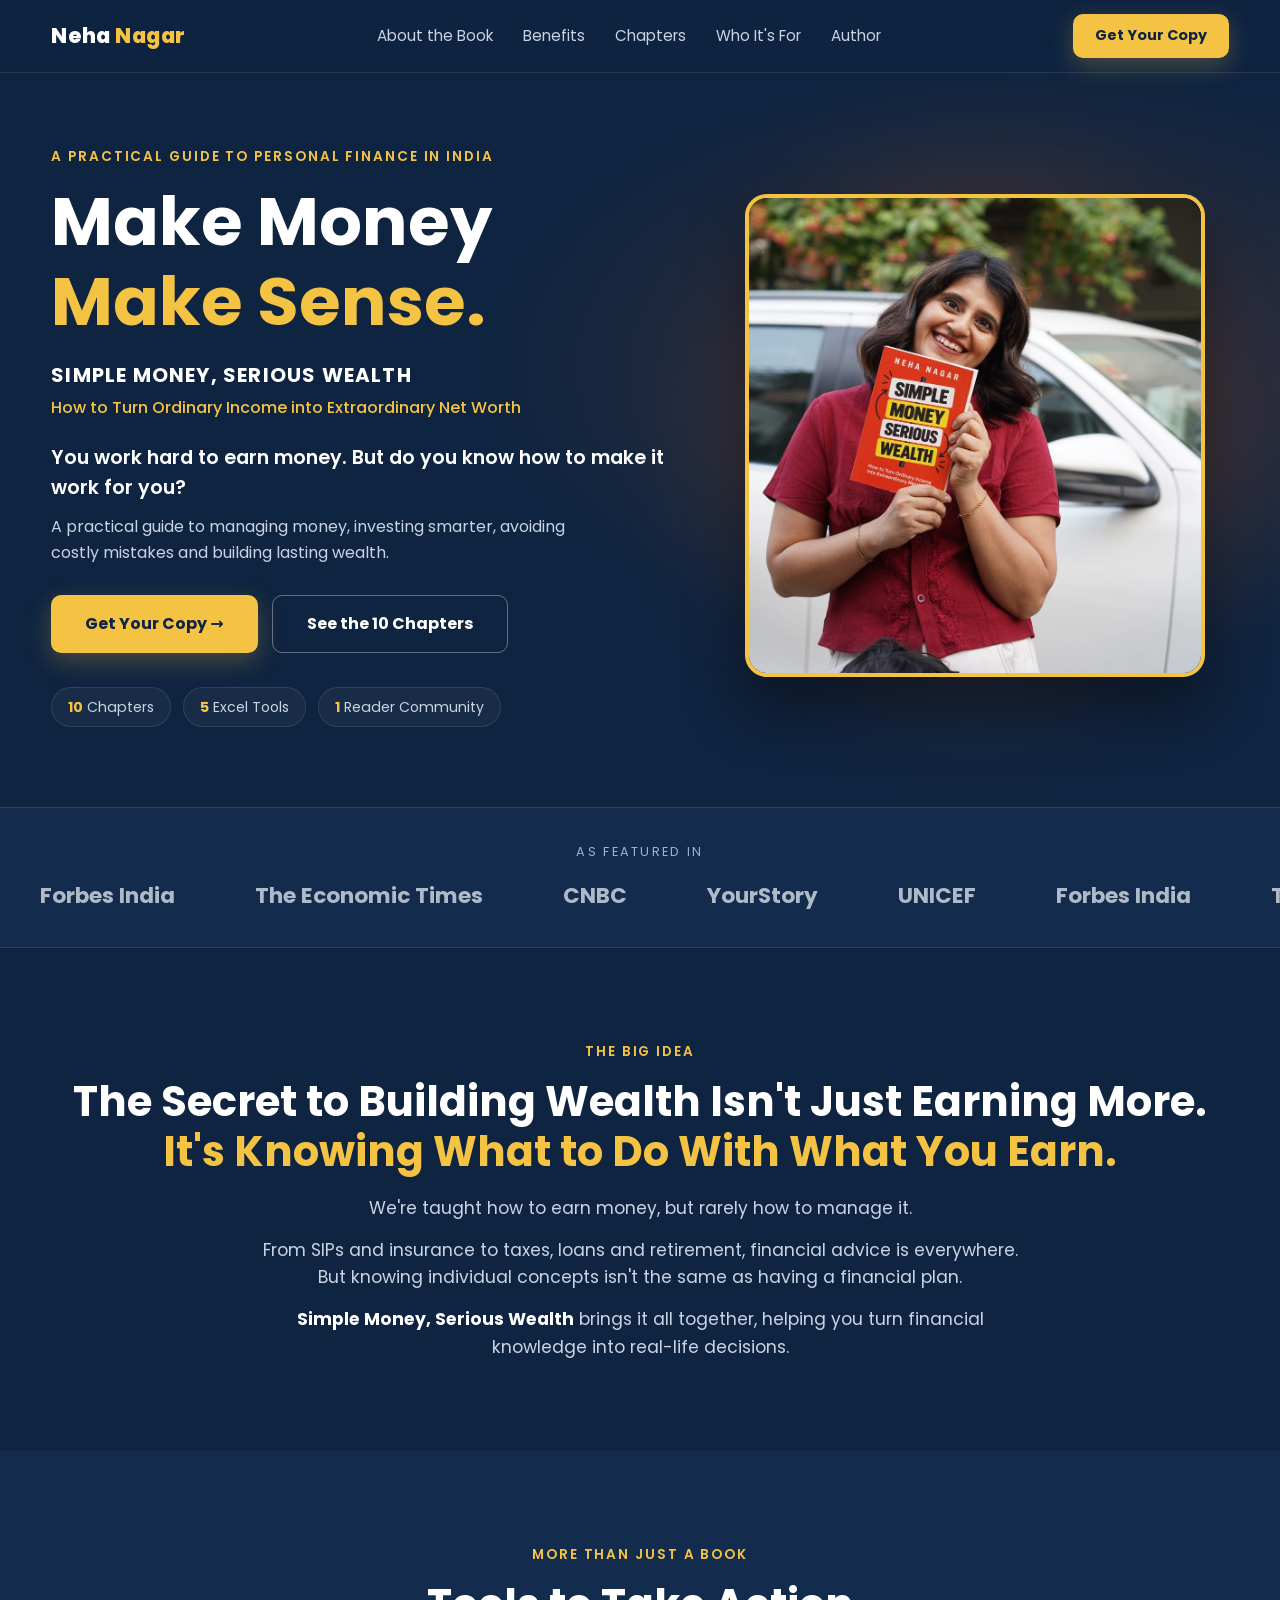
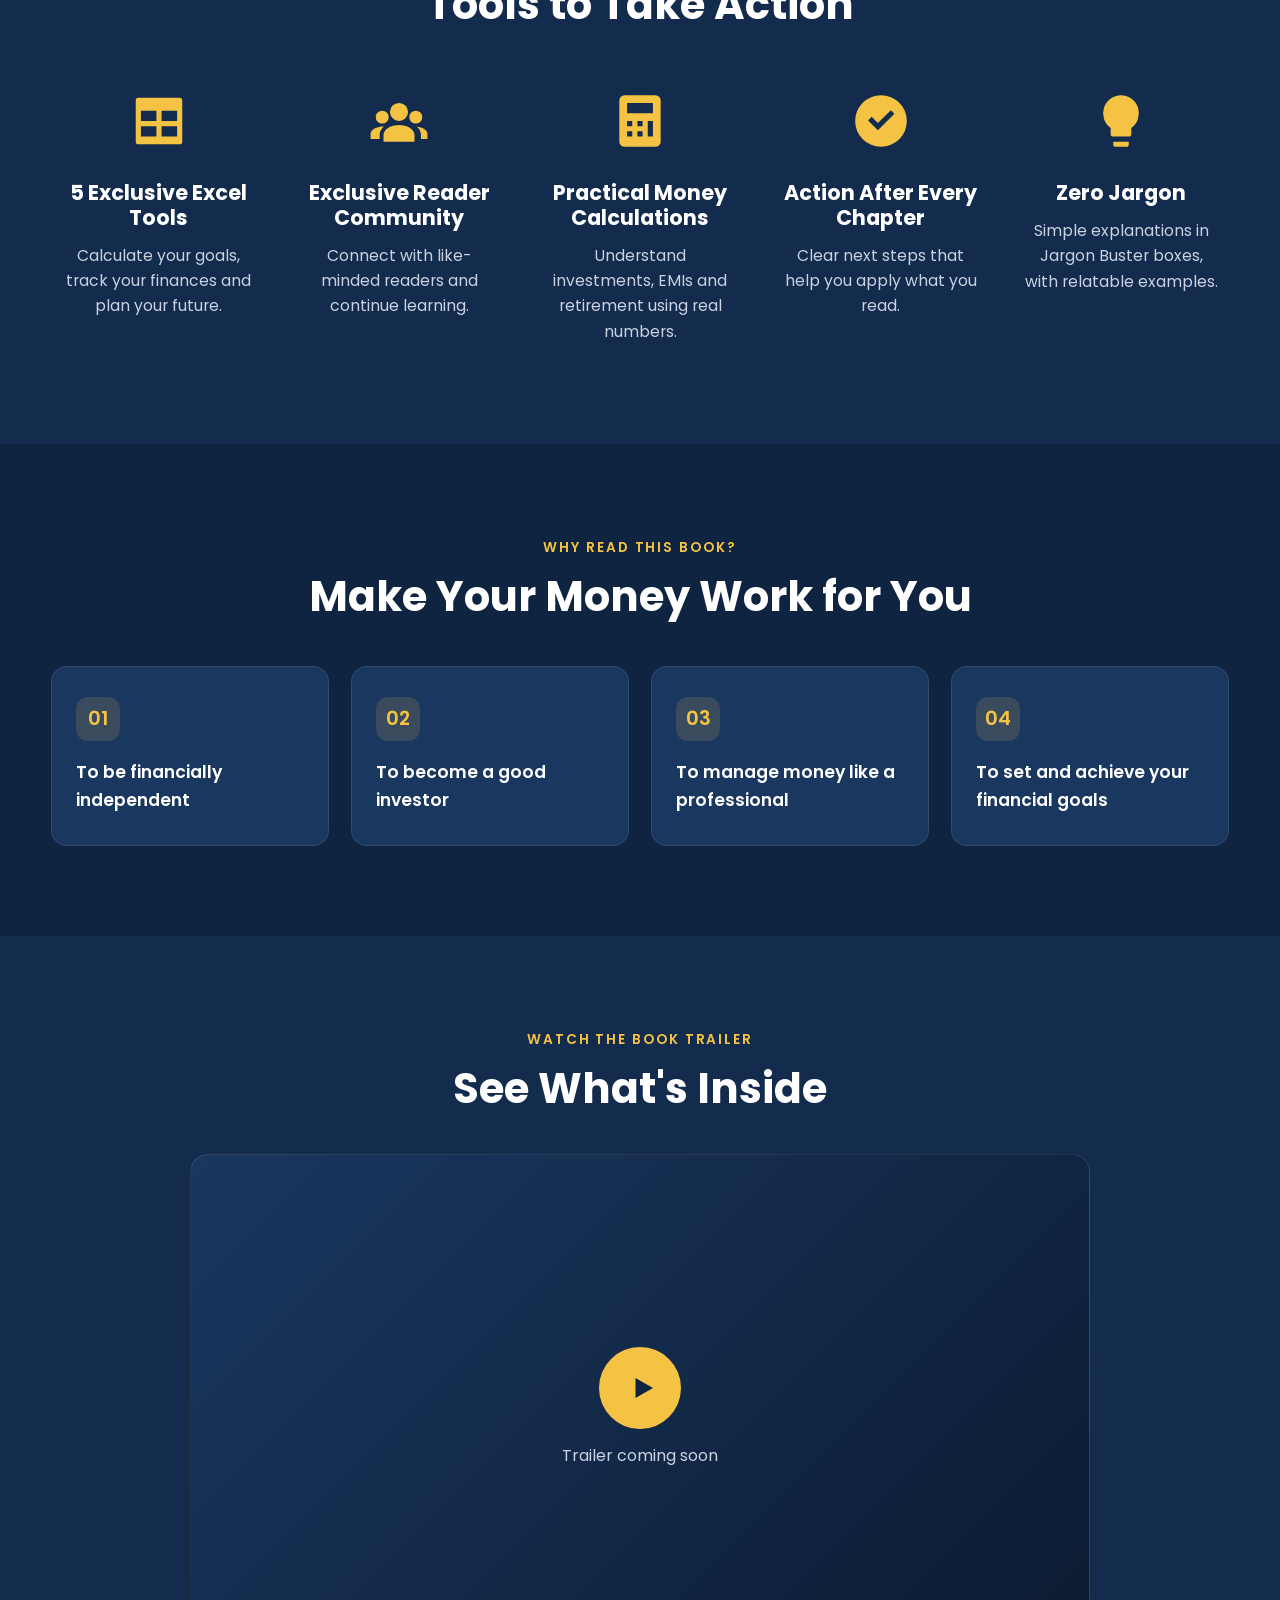
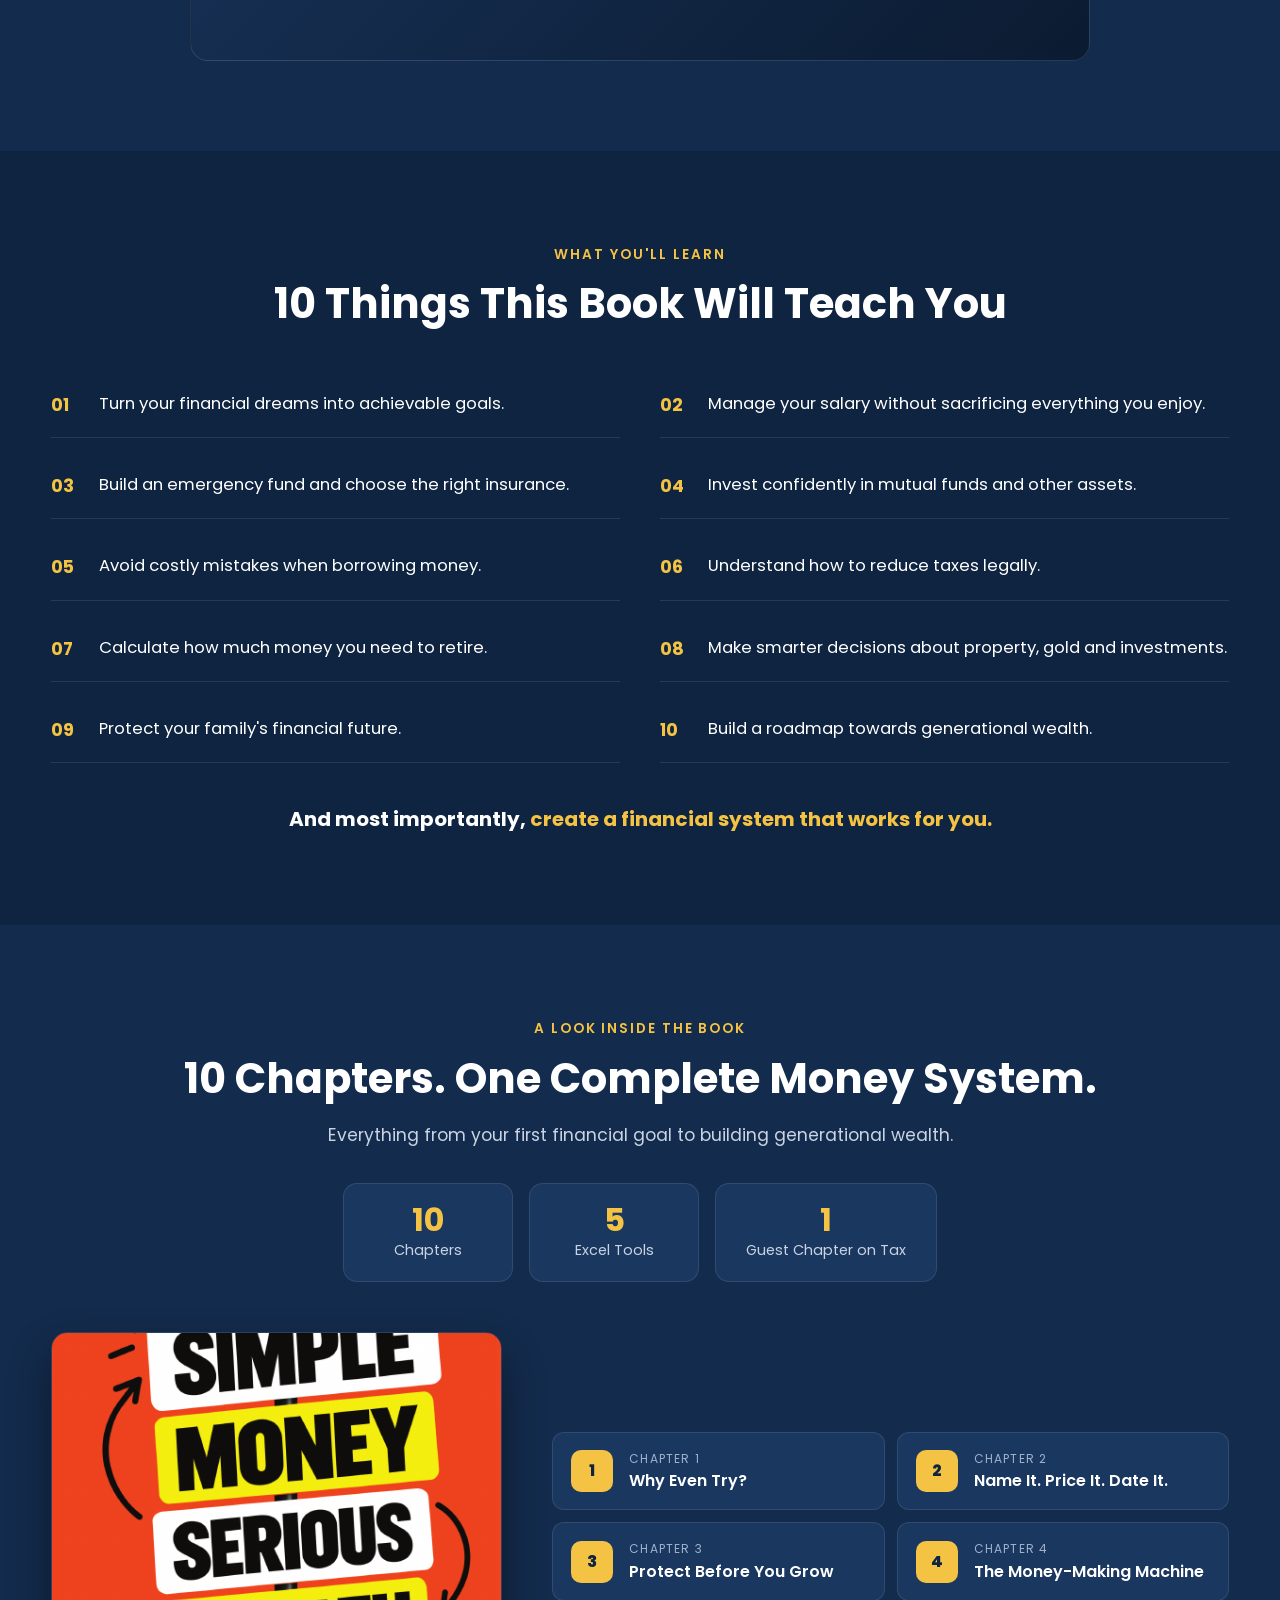
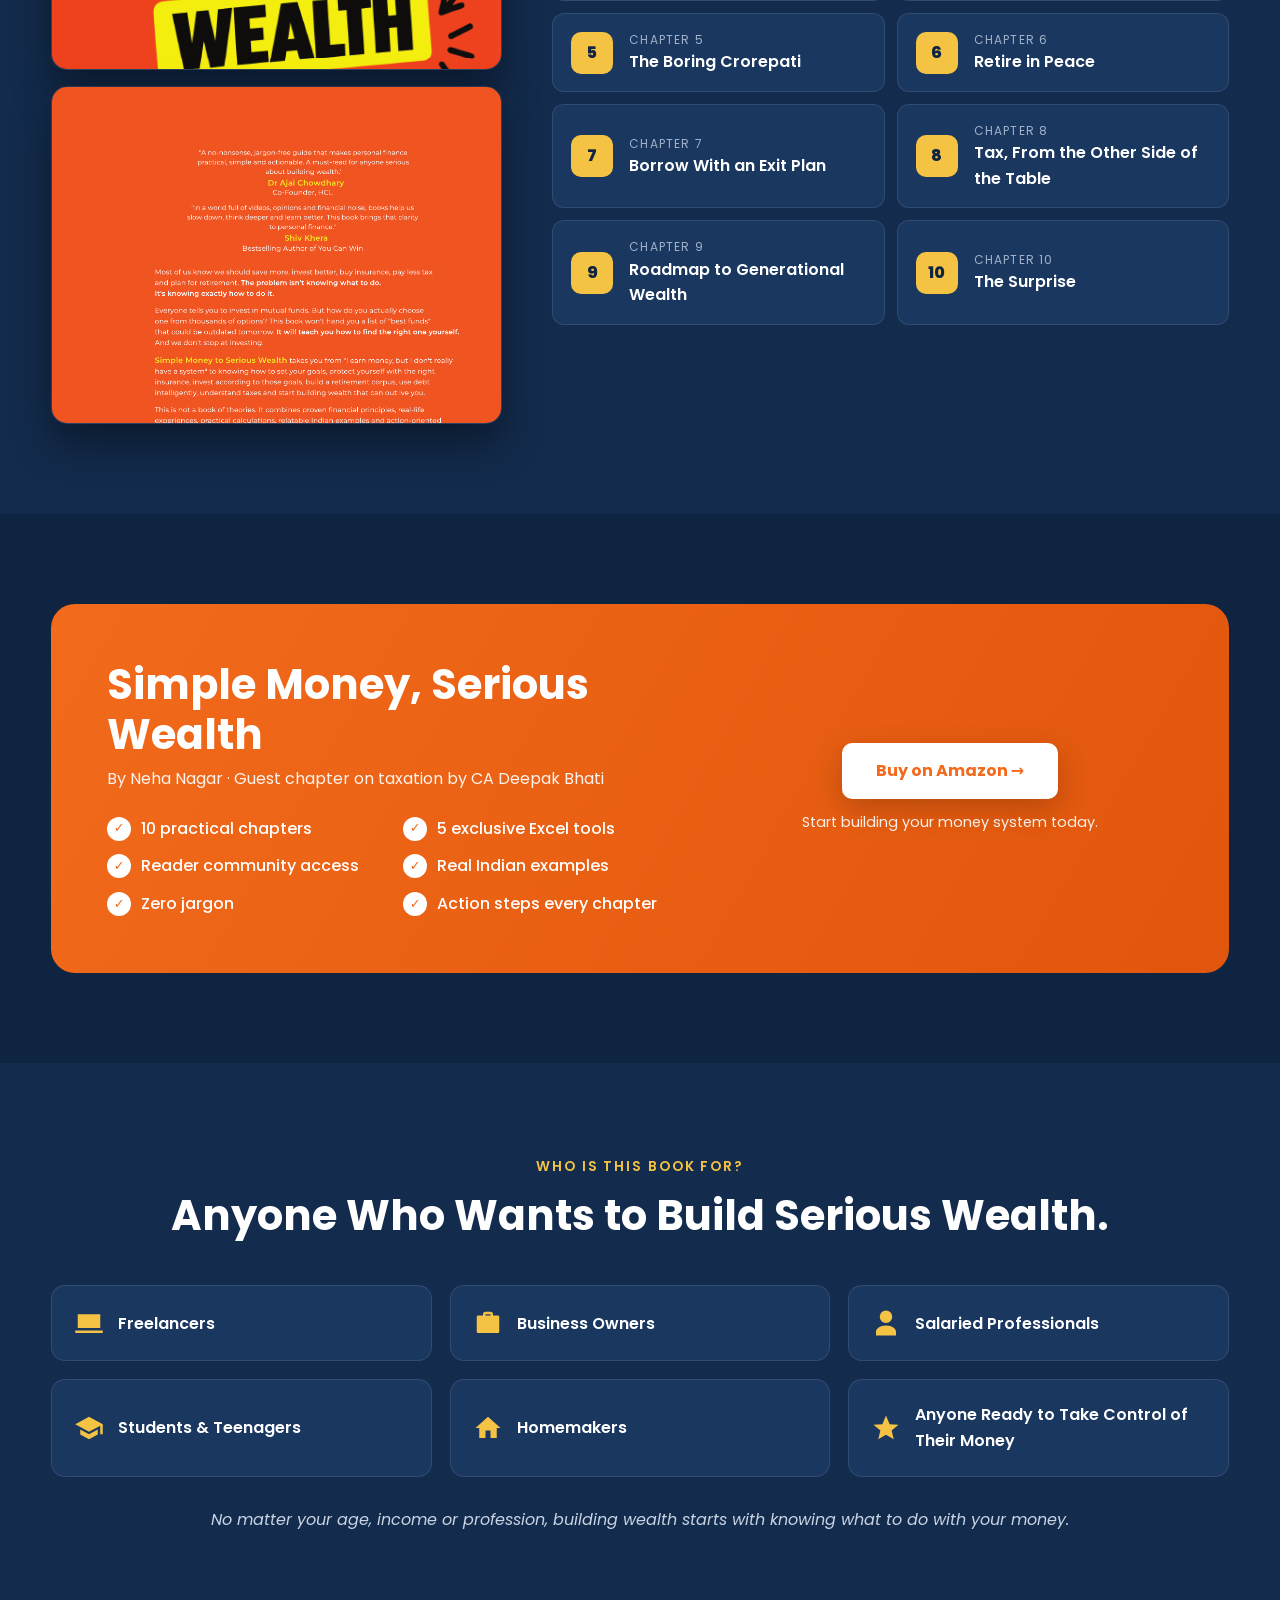
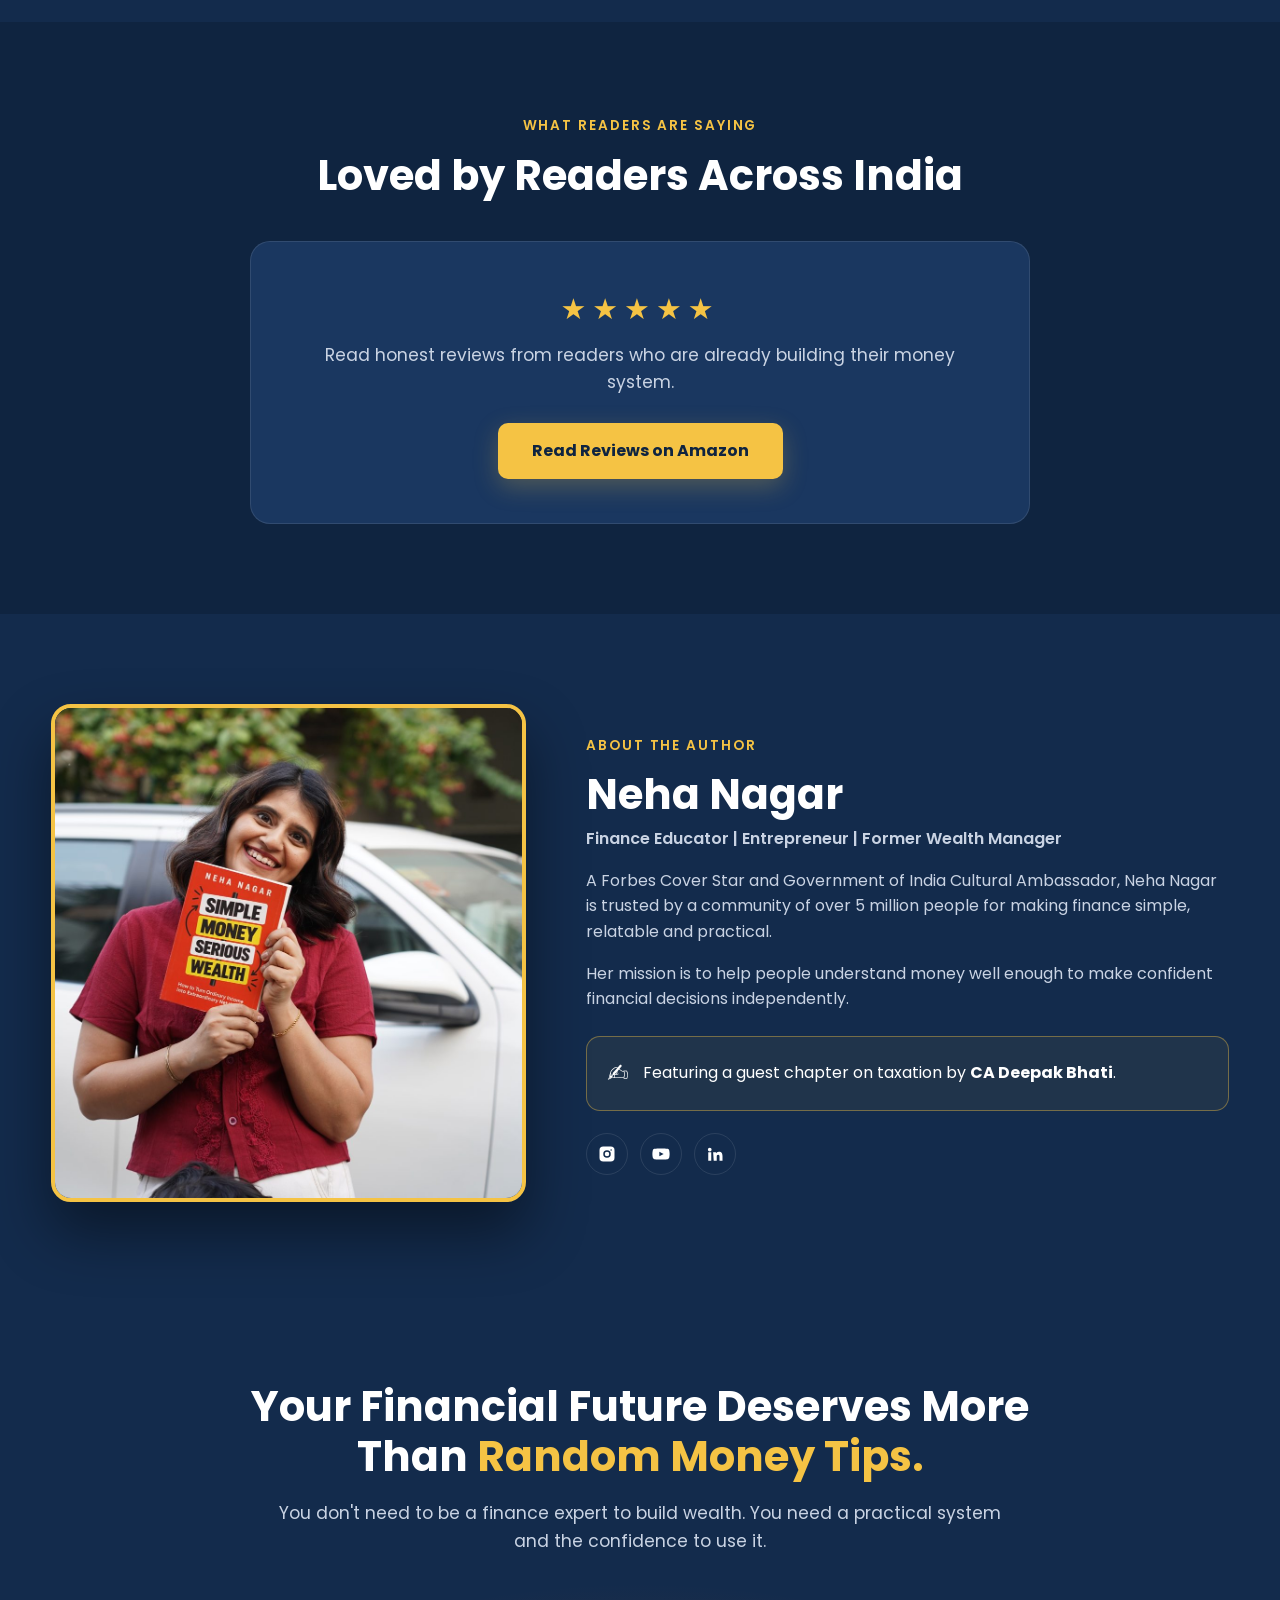
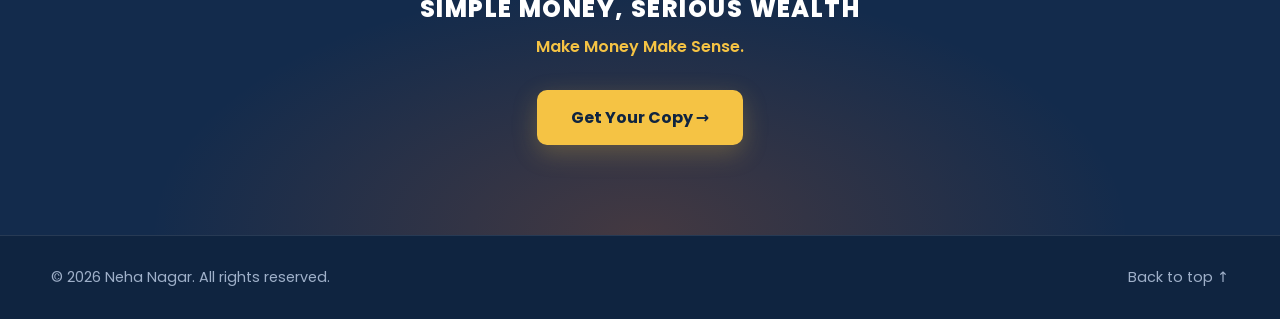
<file: index.html>
<!DOCTYPE html>
<html lang="en">
<head>
<meta charset="UTF-8">
<meta name="viewport" content="width=device-width, initial-scale=1.0">
<title>Simple Money, Serious Wealth | Neha Nagar</title>
<meta name="description" content="Simple Money, Serious Wealth by Neha Nagar. A practical guide to personal finance in India: 10 chapters, 5 exclusive Excel tools and a reader community.">
<link rel="icon" type="image/svg+xml" href="favicon.svg">
<link rel="preconnect" href="https://fonts.googleapis.com">
<link rel="preconnect" href="https://fonts.gstatic.com" crossorigin>
<link href="https://fonts.googleapis.com/css2?family=Poppins:wght@400;500;600;700;800&display=swap" rel="stylesheet">
<style>
  :root{
    --navy:#0f2440; --navy-2:#132b4c; --navy-3:#1a3760; --line:rgba(255,255,255,.10);
    --gold:#f5c344; --gold-2:#ffd667; --orange:#f26a1b;
    --white:#ffffff; --muted:#c9d3e3; --muted-2:#9fb0c9;
  }
  *{box-sizing:border-box;margin:0;padding:0}
  html{scroll-behavior:smooth}
  body{font-family:'Poppins',system-ui,sans-serif;background:var(--navy);color:var(--white);line-height:1.6;-webkit-font-smoothing:antialiased}
  img{max-width:100%;display:block}
  a{color:inherit;text-decoration:none}
  .wrap{width:min(1180px,92%);margin:0 auto}
  section{padding:90px 0}
  .eyebrow{display:inline-block;color:var(--gold);font-weight:600;font-size:.85rem;letter-spacing:.14em;text-transform:uppercase;margin-bottom:14px}
  h1,h2,h3{font-weight:700;line-height:1.2}
  h2{font-size:clamp(1.8rem,3.4vw,2.6rem);margin-bottom:18px}
  .center{text-align:center}
  .lead{color:var(--muted);font-size:1.08rem;max-width:760px}
  .center .lead{margin-left:auto;margin-right:auto}
  .gold{color:var(--gold)}
  .btn{display:inline-flex;align-items:center;gap:10px;background:var(--gold);color:var(--navy);font-weight:700;padding:15px 34px;border-radius:10px;font-size:1rem;transition:.2s;box-shadow:0 8px 24px rgba(245,195,68,.25)}
  .btn:hover{background:var(--gold-2);transform:translateY(-2px)}
  .btn.ghost{background:transparent;color:var(--white);border:1.5px solid rgba(255,255,255,.35);box-shadow:none}
  .btn.ghost:hover{border-color:var(--gold);color:var(--gold)}
  .alt{background:var(--navy-2)}

  /* NAV */
  header{position:sticky;top:0;z-index:50;background:rgba(15,36,64,.92);backdrop-filter:blur(10px);border-bottom:1px solid var(--line)}
  .nav{display:flex;align-items:center;justify-content:space-between;height:72px}
  .logo{font-weight:800;font-size:1.3rem;letter-spacing:.02em}
  .logo span{color:var(--gold)}
  .nav ul{display:flex;gap:30px;list-style:none;font-size:.95rem;color:var(--muted)}
  .nav ul a:hover{color:var(--gold)}
  .nav .btn{padding:10px 22px;font-size:.9rem}

  /* HERO */
  .hero{padding:70px 0 80px;background:radial-gradient(900px 500px at 80% 40%,rgba(242,106,27,.18),transparent 60%),var(--navy)}
  .hero-grid{display:grid;grid-template-columns:1.1fr .9fr;gap:50px;align-items:center}
  .hero h1{font-size:clamp(2.6rem,5.4vw,4.2rem);margin-bottom:16px}
  .book-title{font-size:1.25rem;font-weight:700;letter-spacing:.06em;margin-bottom:4px}
  .book-sub{color:var(--gold);font-weight:500;margin-bottom:22px}
  .hero p.q{font-size:1.2rem;font-weight:600;margin-bottom:10px}
  .hero p.d{color:var(--muted);margin-bottom:30px;max-width:540px}
  .hero-ctas{display:flex;gap:14px;flex-wrap:wrap;margin-bottom:34px}
  .chips{display:flex;gap:12px;flex-wrap:wrap}
  .chip{border:1px solid var(--line);background:rgba(255,255,255,.04);padding:8px 16px;border-radius:999px;font-size:.88rem;color:var(--muted)}
  .chip b{color:var(--gold)}
  .cover{position:relative;display:flex;justify-content:center}
  .cover::before{content:"";position:absolute;inset:8% 10%;background:var(--orange);filter:blur(80px);opacity:.35;border-radius:50%}
  .cover img{position:relative;width:min(460px,100%);border-radius:22px;border:4px solid var(--gold);box-shadow:0 30px 60px rgba(0,0,0,.45)}

  /* FEATURED */
  .featured{padding:34px 0;border-top:1px solid var(--line);border-bottom:1px solid var(--line);background:var(--navy-2);overflow:hidden}
  .featured p{text-align:center;color:var(--muted-2);font-size:.8rem;letter-spacing:.18em;text-transform:uppercase;margin-bottom:16px}
  .marquee{display:flex;width:max-content;animation:scroll 28s linear infinite}
  .marquee span{font-size:1.35rem;font-weight:700;color:#e4eaf3;opacity:.75;padding:0 40px;white-space:nowrap}
  @keyframes scroll{to{transform:translateX(-50%)}}

  /* FEATURE CARDS (couplefinance style) */
  .features{display:grid;grid-template-columns:repeat(5,1fr);gap:26px;margin-top:50px}
  .feat{text-align:center;padding:10px}
  .feat svg{width:62px;height:62px;margin:0 auto 22px;fill:var(--gold)}
  .feat h3{font-size:1.3rem;margin-bottom:12px}
  .feat p{color:var(--muted);font-size:.98rem}

  /* WHY */
  .why{display:grid;grid-template-columns:repeat(4,1fr);gap:22px;margin-top:44px}
  .why div{background:var(--navy-3);border:1px solid var(--line);border-radius:16px;padding:30px 24px;font-weight:600;font-size:1.08rem}
  .why div i{display:block;font-style:normal;width:44px;height:44px;border-radius:12px;background:rgba(245,195,68,.14);color:var(--gold);display:grid;place-items:center;margin-bottom:18px;font-size:1.2rem}

  /* TRAILER */
  .video{margin:40px auto 0;max-width:900px;aspect-ratio:16/9;border-radius:18px;overflow:hidden;border:1px solid var(--line);background:linear-gradient(135deg,var(--navy-3),#0b1b31);display:grid;place-items:center}
  .video iframe{width:100%;height:100%;border:0}
  .play{text-align:center;color:var(--muted)}
  .play span{display:grid;place-items:center;width:82px;height:82px;border-radius:50%;background:var(--gold);margin:0 auto 14px}
  .play span svg{width:30px;fill:var(--navy);margin-left:5px}

  /* LEARN LIST */
  .learn{display:grid;grid-template-columns:repeat(2,1fr);gap:16px 40px;margin-top:44px}
  .learn li{list-style:none;display:flex;gap:16px;align-items:flex-start;padding:18px 0;border-bottom:1px solid var(--line);font-size:1.04rem}
  .learn li b{color:var(--gold);font-size:1.1rem;min-width:32px}
  .closing{margin-top:40px;font-size:1.25rem;font-weight:700;text-align:center}

  /* CHAPTERS */
  .stats{display:flex;justify-content:center;gap:16px;flex-wrap:wrap;margin:34px 0 50px}
  .stat{background:var(--navy-3);border:1px solid var(--line);border-radius:14px;padding:18px 30px;text-align:center;min-width:170px}
  .stat b{display:block;font-size:2rem;color:var(--gold);line-height:1.1}
  .stat small{color:var(--muted);font-size:.9rem}
  .ch-grid{display:grid;grid-template-columns:.8fr 1.2fr;gap:50px;align-items:center}
  .covers{display:flex;gap:16px;justify-content:center}
  .covers{flex-direction:column}
  .covers img{width:100%;aspect-ratio:4/3;object-fit:cover;border-radius:16px;border:1px solid var(--line);box-shadow:0 20px 40px rgba(0,0,0,.4)}
  .chapters{display:grid;grid-template-columns:1fr 1fr;gap:12px}
  .chap{display:flex;align-items:center;gap:16px;background:var(--navy-3);border:1px solid var(--line);border-radius:12px;padding:16px 18px;transition:.2s}
  .chap:hover{border-color:rgba(245,195,68,.5)}
  .chap .n{flex:none;width:42px;height:42px;border-radius:10px;background:var(--gold);color:var(--navy);font-weight:800;display:grid;place-items:center}
  .chap div small{display:block;color:var(--muted-2);font-size:.75rem;letter-spacing:.1em;text-transform:uppercase}
  .chap div span{font-weight:600}

  /* OFFER BANNER */
  .offer{background:linear-gradient(120deg,var(--orange),#e0560c);border-radius:24px;padding:56px;display:grid;grid-template-columns:1.3fr 1fr;gap:40px;align-items:center}
  .offer h2{margin-bottom:6px}
  .offer .by{opacity:.92;margin-bottom:24px}
  .perks{list-style:none;display:grid;grid-template-columns:1fr 1fr;gap:12px}
  .perks li{display:flex;gap:10px;align-items:center;font-weight:500}
  .perks li::before{content:"✓";flex:none;width:24px;height:24px;border-radius:50%;background:#fff;color:var(--orange);font-weight:800;display:grid;place-items:center;font-size:.8rem}
  .offer .side{text-align:center}
  .offer .btn{background:#fff;color:var(--orange);box-shadow:0 10px 30px rgba(0,0,0,.2)}
  .offer .side p{margin-top:12px;font-size:.9rem;opacity:.9}

  /* WHO */
  .who{display:grid;grid-template-columns:repeat(3,1fr);gap:18px;margin-top:44px}
  .who div{display:flex;align-items:center;gap:14px;background:var(--navy-3);border:1px solid var(--line);border-radius:14px;padding:22px;font-weight:600}
  .who div svg{flex:none;width:30px;height:30px;fill:var(--gold)}
  .note{margin-top:30px;color:var(--muted);font-style:italic}

  /* REVIEWS */
  .reviews{max-width:780px;margin:40px auto 0;background:var(--navy-3);border:1px solid var(--line);border-radius:20px;padding:44px;text-align:center}
  .stars{color:var(--gold);font-size:1.8rem;letter-spacing:6px;margin-bottom:10px}

  /* AUTHOR */
  .author{display:grid;grid-template-columns:.85fr 1.15fr;gap:60px;align-items:center}
  .author img{width:100%;height:auto;border-radius:20px;border:4px solid var(--gold);box-shadow:0 30px 60px rgba(0,0,0,.45)}
  .author h2{margin-bottom:6px}
  .role{color:var(--gold);font-weight:600;margin-bottom:22px}
  .author p{color:var(--muted);margin-bottom:16px}
  .guest{margin-top:24px;display:flex;align-items:center;gap:14px;border:1px solid rgba(245,195,68,.4);background:rgba(245,195,68,.06);border-radius:14px;padding:16px 20px}
  .guest b{color:var(--white)}
  .socials{display:flex;gap:12px;margin-top:22px}
  .socials a{width:42px;height:42px;border-radius:50%;border:1px solid var(--line);display:grid;place-items:center;transition:.2s}
  .socials a:hover{border-color:var(--gold);background:rgba(245,195,68,.1)}
  .socials svg{width:18px;fill:#fff}

  /* FINAL CTA */
  .final{text-align:center;background:radial-gradient(700px 360px at 50% 100%,rgba(242,106,27,.22),transparent 70%),var(--navy-2)}
  .final h2{max-width:820px;margin:0 auto 18px}
  .final .bt{margin:34px 0 6px;font-size:1.5rem;font-weight:800;letter-spacing:.06em}
  .final .tag{color:var(--gold);font-weight:600;margin-bottom:30px}

  footer{border-top:1px solid var(--line);padding:30px 0;color:var(--muted-2);font-size:.9rem}
  footer .wrap{display:flex;justify-content:space-between;flex-wrap:wrap;gap:12px}
  footer a:hover{color:var(--gold)}

  .sticky{display:none}

  @media (max-width:980px){
    .nav ul{display:none}
    .hero-grid,.ch-grid,.author,.offer{grid-template-columns:1fr}
    .hero{text-align:center;padding-top:40px}
    .hero p.d{margin-left:auto;margin-right:auto}
    .hero-ctas,.chips{justify-content:center}
    .cover{order:-1}
    .cover img{width:min(300px,80%)}
    .features{grid-template-columns:repeat(2,1fr)}
    .why{grid-template-columns:repeat(2,1fr)}
    .who{grid-template-columns:repeat(2,1fr)}
    .offer{padding:40px 28px}
    .author img{max-width:420px;margin:0 auto}
  }
  @media (max-width:640px){
    section{padding:64px 0}
    .features,.why,.who,.learn,.chapters,.perks{grid-template-columns:1fr}
    .nav .btn{display:none}
    .sticky{display:block;position:fixed;bottom:0;left:0;right:0;z-index:60;padding:12px 4%;background:rgba(15,36,64,.96);border-top:1px solid var(--line)}
    .sticky .btn{width:100%;justify-content:center}
    footer{padding-bottom:90px}
  }
</style>
</head>
<body id="top">

<header>
  <div class="wrap nav">
    <a href="#top" class="logo">Neha <span>Nagar</span></a>
    <ul>
      <li><a href="#book">About the Book</a></li>
      <li><a href="#benefits">Benefits</a></li>
      <li><a href="#chapters">Chapters</a></li>
      <li><a href="#who">Who It's For</a></li>
      <li><a href="#author">Author</a></li>
    </ul>
    <a class="btn" href="https://www.amazon.in/Simple-Money-Serious-Wealth-Extraordinary/dp/B0HNRXYTQC" target="_blank" rel="noopener">Get Your Copy</a>
  </div>
</header>

<!-- 01 HERO -->
<section class="hero">
  <div class="wrap hero-grid">
    <div>
      <span class="eyebrow">A practical guide to personal finance in India</span>
      <h1>Make Money <span class="gold">Make Sense.</span></h1>
      <p class="book-title">SIMPLE MONEY, SERIOUS WEALTH</p>
      <p class="book-sub">How to Turn Ordinary Income into Extraordinary Net Worth</p>
      <p class="q">You work hard to earn money. But do you know how to make it work for you?</p>
      <p class="d">A practical guide to managing money, investing smarter, avoiding costly mistakes and building lasting wealth.</p>
      <div class="hero-ctas">
        <a class="btn" href="https://www.amazon.in/Simple-Money-Serious-Wealth-Extraordinary/dp/B0HNRXYTQC" target="_blank" rel="noopener">Get Your Copy →</a>
        <a class="btn ghost" href="#chapters">See the 10 Chapters</a>
      </div>
      <div class="chips">
        <span class="chip"><b>10</b> Chapters</span>
        <span class="chip"><b>5</b> Excel Tools</span>
        <span class="chip"><b>1</b> Reader Community</span>
      </div>
    </div>
    <div class="cover">
      <img class="photo" src="assets/neha-book-hero.jpg" alt="Neha Nagar holding Simple Money, Serious Wealth">
    </div>
  </div>
</section>

<!-- FEATURED IN -->
<div class="featured">
  <p>As featured in</p>
  <div class="marquee">
    <span>Forbes India</span><span>The Economic Times</span><span>CNBC</span><span>YourStory</span><span>UNICEF</span>
    <span>Forbes India</span><span>The Economic Times</span><span>CNBC</span><span>YourStory</span><span>UNICEF</span>
  </div>
</div>

<!-- 02 BIG IDEA -->
<section id="book">
  <div class="wrap center">
    <span class="eyebrow">The Big Idea</span>
    <h2>The Secret to Building Wealth Isn't Just Earning More.<br><span class="gold">It's Knowing What to Do With What You Earn.</span></h2>
    <p class="lead">We're taught how to earn money, but rarely how to manage it.</p>
    <p class="lead" style="margin-top:14px">From SIPs and insurance to taxes, loans and retirement, financial advice is everywhere. But knowing individual concepts isn't the same as having a financial plan.</p>
    <p class="lead" style="margin-top:14px"><b style="color:#fff">Simple Money, Serious Wealth</b> brings it all together, helping you turn financial knowledge into real-life decisions.</p>
  </div>
</section>

<!-- 03 MORE THAN JUST A BOOK (couplefinance feature row) -->
<section id="benefits" class="alt">
  <div class="wrap center">
    <span class="eyebrow">More Than Just a Book</span>
    <h2>Tools to Take Action</h2>
    <div class="features">
      <div class="feat">
        <svg viewBox="0 0 24 24"><path d="M4 3h16a1 1 0 0 1 1 1v16a1 1 0 0 1-1 1H4a1 1 0 0 1-1-1V4a1 1 0 0 1 1-1zm1 5v4h6V8H5zm8 0v4h6V8h-6zm-8 6v4h6v-4H5zm8 0v4h6v-4h-6z"/></svg>
        <h3>5 Exclusive Excel Tools</h3>
        <p>Calculate your goals, track your finances and plan your future.</p>
      </div>
      <div class="feat">
        <svg viewBox="0 0 24 24"><path d="M12 12a3.5 3.5 0 1 0 0-7 3.5 3.5 0 0 0 0 7zm-6.5 1a2.5 2.5 0 1 0 0-5 2.5 2.5 0 0 0 0 5zm13 0a2.5 2.5 0 1 0 0-5 2.5 2.5 0 0 0 0 5zM12 13.5c-3 0-6 1.5-6 4V20h12v-2.5c0-2.5-3-4-6-4zm-6.9.6C3 14.4 1 15.4 1 17v2h3.5v-1.5c0-1.3.6-2.5 1.6-3.4zm13.8 0c1 .9 1.6 2.1 1.6 3.4V19H23v-2c0-1.6-2-2.6-4.1-2.9z"/></svg>
        <h3>Exclusive Reader Community</h3>
        <p>Connect with like-minded readers and continue learning.</p>
      </div>
      <div class="feat">
        <svg viewBox="0 0 24 24"><path d="M6 2h12a2 2 0 0 1 2 2v16a2 2 0 0 1-2 2H6a2 2 0 0 1-2-2V4a2 2 0 0 1 2-2zm1 3v4h10V5H7zm0 7v2h2v-2H7zm4 0v2h2v-2h-2zm4 0v6h2v-6h-2zm-8 4v2h2v-2H7zm4 0v2h2v-2h-2z"/></svg>
        <h3>Practical Money Calculations</h3>
        <p>Understand investments, EMIs and retirement using real numbers.</p>
      </div>
      <div class="feat">
        <svg viewBox="0 0 24 24"><path d="M12 2a10 10 0 1 1 0 20 10 10 0 0 1 0-20zm-1.2 13.6 6.4-6.4-1.4-1.4-5 5-2.4-2.4L7 11.8l3.8 3.8z"/></svg>
        <h3>Action After Every Chapter</h3>
        <p>Clear next steps that help you apply what you read.</p>
      </div>
      <div class="feat">
        <svg viewBox="0 0 24 24"><path d="M12 2a7 7 0 0 1 4 12.7V17a1 1 0 0 1-1 1H9a1 1 0 0 1-1-1v-2.3A7 7 0 0 1 12 2zM9 20h6v1a1 1 0 0 1-1 1h-4a1 1 0 0 1-1-1v-1z"/></svg>
        <h3>Zero Jargon</h3>
        <p>Simple explanations in Jargon Buster boxes, with relatable examples.</p>
      </div>
    </div>
  </div>
</section>

<!-- WHY READ -->
<section>
  <div class="wrap center">
    <span class="eyebrow">Why Read This Book?</span>
    <h2>Make Your Money Work for You</h2>
    <div class="why" style="text-align:left">
      <div><i>01</i>To be financially independent</div>
      <div><i>02</i>To become a good investor</div>
      <div><i>03</i>To manage money like a professional</div>
      <div><i>04</i>To set and achieve your financial goals</div>
    </div>
  </div>
</section>

<!-- TRAILER -->
<section class="alt" id="trailer">
  <div class="wrap center">
    <span class="eyebrow">Watch the Book Trailer</span>
    <h2>See What's Inside</h2>
    <div class="video">
      <!-- When the trailer is live, replace the div below with:
      <iframe src="https://www.youtube.com/embed/VIDEO_ID" title="Simple Money, Serious Wealth trailer" allowfullscreen></iframe> -->
      <div class="play">
        <span><svg viewBox="0 0 24 24"><path d="M6 4l14 8-14 8z"/></svg></span>
        Trailer coming soon
      </div>
    </div>
  </div>
</section>

<!-- 10 THINGS -->
<section>
  <div class="wrap">
    <div class="center">
      <span class="eyebrow">What You'll Learn</span>
      <h2>10 Things This Book Will Teach You</h2>
    </div>
    <ul class="learn">
      <li><b>01</b>Turn your financial dreams into achievable goals.</li>
      <li><b>02</b>Manage your salary without sacrificing everything you enjoy.</li>
      <li><b>03</b>Build an emergency fund and choose the right insurance.</li>
      <li><b>04</b>Invest confidently in mutual funds and other assets.</li>
      <li><b>05</b>Avoid costly mistakes when borrowing money.</li>
      <li><b>06</b>Understand how to reduce taxes legally.</li>
      <li><b>07</b>Calculate how much money you need to retire.</li>
      <li><b>08</b>Make smarter decisions about property, gold and investments.</li>
      <li><b>09</b>Protect your family's financial future.</li>
      <li><b>10</b>Build a roadmap towards generational wealth.</li>
    </ul>
    <p class="closing">And most importantly, <span class="gold">create a financial system that works for you.</span></p>
  </div>
</section>

<!-- CHAPTERS -->
<section id="chapters" class="alt">
  <div class="wrap">
    <div class="center">
      <span class="eyebrow">A Look Inside the Book</span>
      <h2>10 Chapters. One Complete Money System.</h2>
      <p class="lead">Everything from your first financial goal to building generational wealth.</p>
    </div>
    <div class="stats">
      <div class="stat"><b>10</b><small>Chapters</small></div>
      <div class="stat"><b>5</b><small>Excel Tools</small></div>
      <div class="stat"><b>1</b><small>Guest Chapter on Tax</small></div>
    </div>
    <div class="ch-grid">
      <div class="covers">
        <img src="assets/book-front-print.png" alt="Simple Money, Serious Wealth front cover">
        <img style="object-position:50% 8%" src="assets/book-back-print.png" alt="Simple Money, Serious Wealth back cover">
      </div>
      <div class="chapters">
        <div class="chap"><span class="n">1</span><div><small>Chapter 1</small><span>Why Even Try?</span></div></div>
        <div class="chap"><span class="n">2</span><div><small>Chapter 2</small><span>Name It. Price It. Date It.</span></div></div>
        <div class="chap"><span class="n">3</span><div><small>Chapter 3</small><span>Protect Before You Grow</span></div></div>
        <div class="chap"><span class="n">4</span><div><small>Chapter 4</small><span>The Money-Making Machine</span></div></div>
        <div class="chap"><span class="n">5</span><div><small>Chapter 5</small><span>The Boring Crorepati</span></div></div>
        <div class="chap"><span class="n">6</span><div><small>Chapter 6</small><span>Retire in Peace</span></div></div>
        <div class="chap"><span class="n">7</span><div><small>Chapter 7</small><span>Borrow With an Exit Plan</span></div></div>
        <div class="chap"><span class="n">8</span><div><small>Chapter 8</small><span>Tax, From the Other Side of the Table</span></div></div>
        <div class="chap"><span class="n">9</span><div><small>Chapter 9</small><span>Roadmap to Generational Wealth</span></div></div>
        <div class="chap"><span class="n">10</span><div><small>Chapter 10</small><span>The Surprise</span></div></div>
      </div>
    </div>
  </div>
</section>

<!-- OFFER BANNER -->
<section>
  <div class="wrap">
    <div class="offer">
      <div>
        <h2>Simple Money, Serious Wealth</h2>
        <p class="by">By Neha Nagar · Guest chapter on taxation by CA Deepak Bhati</p>
        <ul class="perks">
          <li>10 practical chapters</li>
          <li>5 exclusive Excel tools</li>
          <li>Reader community access</li>
          <li>Real Indian examples</li>
          <li>Zero jargon</li>
          <li>Action steps every chapter</li>
        </ul>
      </div>
      <div class="side">
        <a class="btn" href="https://www.amazon.in/Simple-Money-Serious-Wealth-Extraordinary/dp/B0HNRXYTQC" target="_blank" rel="noopener">Buy on Amazon →</a>
        <p>Start building your money system today.</p>
      </div>
    </div>
  </div>
</section>

<!-- WHO -->
<section id="who" class="alt">
  <div class="wrap center">
    <span class="eyebrow">Who Is This Book For?</span>
    <h2>Anyone Who Wants to Build Serious Wealth.</h2>
    <div class="who" style="text-align:left">
      <div><svg viewBox="0 0 24 24"><path d="M3 5h18v11H3zM1 18h22v2H1z"/></svg>Freelancers</div>
      <div><svg viewBox="0 0 24 24"><path d="M10 3h4a2 2 0 0 1 2 2v1h4a1 1 0 0 1 1 1v12a1 1 0 0 1-1 1H4a1 1 0 0 1-1-1V7a1 1 0 0 1 1-1h4V5a2 2 0 0 1 2-2zm0 3h4V5h-4v1z"/></svg>Business Owners</div>
      <div><svg viewBox="0 0 24 24"><path d="M12 2a5 5 0 1 1 0 10 5 5 0 0 1 0-10zm0 12c5 0 8 2.5 8 5v3H4v-3c0-2.5 3-5 8-5z"/></svg>Salaried Professionals</div>
      <div><svg viewBox="0 0 24 24"><path d="M12 3 1 9l11 6 9-4.9V17h2V9L12 3zM5 13.2v4L12 21l7-3.8v-4L12 17l-7-3.8z"/></svg>Students & Teenagers</div>
      <div><svg viewBox="0 0 24 24"><path d="M12 3 2 12h3v8h5v-6h4v6h5v-8h3L12 3z"/></svg>Homemakers</div>
      <div><svg viewBox="0 0 24 24"><path d="M12 2l2.9 6.9L22 9.3l-5.5 4.7L18.2 21 12 17.3 5.8 21l1.7-7L2 9.3l7.1-.4z"/></svg>Anyone Ready to Take Control of Their Money</div>
    </div>
    <p class="note">No matter your age, income or profession, building wealth starts with knowing what to do with your money.</p>
  </div>
</section>

<!-- REVIEWS -->
<section>
  <div class="wrap center">
    <span class="eyebrow">What Readers Are Saying</span>
    <h2>Loved by Readers Across India</h2>
    <div class="reviews">
      <div class="stars">★★★★★</div>
      <p class="lead">Read honest reviews from readers who are already building their money system.</p>
      <a class="btn" style="margin-top:26px" href="https://www.amazon.in/Simple-Money-Serious-Wealth-Extraordinary/dp/B0HNRXYTQC#customerReviews" target="_blank" rel="noopener">Read Reviews on Amazon</a>
    </div>
  </div>
</section>

<!-- AUTHOR -->
<section id="author" class="alt">
  <div class="wrap author">
    <img src="assets/neha-book-hero.jpg" alt="Neha Nagar">
    <div>
      <span class="eyebrow">About the Author</span>
      <h2>Neha Nagar</h2>
      <p class="role">Finance Educator | Entrepreneur | Former Wealth Manager</p>
      <p>A Forbes Cover Star and Government of India Cultural Ambassador, Neha Nagar is trusted by a community of over 5 million people for making finance simple, relatable and practical.</p>
      <p>Her mission is to help people understand money well enough to make confident financial decisions independently.</p>
      <div class="guest"><span style="font-size:1.6rem">✍️</span><div>Featuring a guest chapter on taxation by <b>CA Deepak Bhati</b>.</div></div>
      <div class="socials">
        <a href="https://www.instagram.com/iamnehanagar" target="_blank" rel="noopener" aria-label="Instagram"><svg viewBox="0 0 24 24"><path d="M7 2h10a5 5 0 0 1 5 5v10a5 5 0 0 1-5 5H7a5 5 0 0 1-5-5V7a5 5 0 0 1 5-5zm5 5a5 5 0 1 0 0 10 5 5 0 0 0 0-10zm0 2a3 3 0 1 1 0 6 3 3 0 0 1 0-6zm5.5-3.5a1 1 0 1 0 0 2 1 1 0 0 0 0-2z"/></svg></a>
        <a href="https://www.youtube.com/@nehanagar" target="_blank" rel="noopener" aria-label="YouTube"><svg viewBox="0 0 24 24"><path d="M23 7.2a3 3 0 0 0-2.1-2.1C19 4.6 12 4.6 12 4.6s-7 0-8.9.5A3 3 0 0 0 1 7.2 31 31 0 0 0 .5 12 31 31 0 0 0 1 16.8a3 3 0 0 0 2.1 2.1c1.9.5 8.9.5 8.9.5s7 0 8.9-.5a3 3 0 0 0 2.1-2.1 31 31 0 0 0 .5-4.8 31 31 0 0 0-.5-4.8zM9.8 15V9l5.7 3-5.7 3z"/></svg></a>
        <a href="https://www.linkedin.com/in/iamnehanagar" target="_blank" rel="noopener" aria-label="LinkedIn"><svg viewBox="0 0 24 24"><path d="M4.98 3.5a2.5 2.5 0 1 1 0 5 2.5 2.5 0 0 1 0-5zM3 9.5h4V21H3zM9.5 9.5h3.8v1.6h.1c.5-1 1.8-2 3.8-2 4 0 4.8 2.6 4.8 6V21h-4v-5.2c0-1.2 0-2.8-1.7-2.8s-2 1.3-2 2.7V21h-4z"/></svg></a>
      </div>
    </div>
  </div>
</section>

<!-- FINAL CTA -->
<section class="final">
  <div class="wrap">
    <h2>Your Financial Future Deserves More Than <span class="gold">Random Money Tips.</span></h2>
    <p class="lead" style="margin:0 auto">You don't need to be a finance expert to build wealth. You need a practical system and the confidence to use it.</p>
    <p class="bt">SIMPLE MONEY, SERIOUS WEALTH</p>
    <p class="tag">Make Money Make Sense.</p>
    <a class="btn" href="https://www.amazon.in/Simple-Money-Serious-Wealth-Extraordinary/dp/B0HNRXYTQC" target="_blank" rel="noopener">Get Your Copy →</a>
  </div>
</section>

<footer>
  <div class="wrap">
    <span>© 2026 Neha Nagar. All rights reserved.</span>
    <a href="#top">Back to top ↑</a>
  </div>
</footer>

<div class="sticky">
  <a class="btn" href="https://www.amazon.in/Simple-Money-Serious-Wealth-Extraordinary/dp/B0HNRXYTQC" target="_blank" rel="noopener">Buy Now on Amazon</a>
</div>

</body>
</html>
</file>
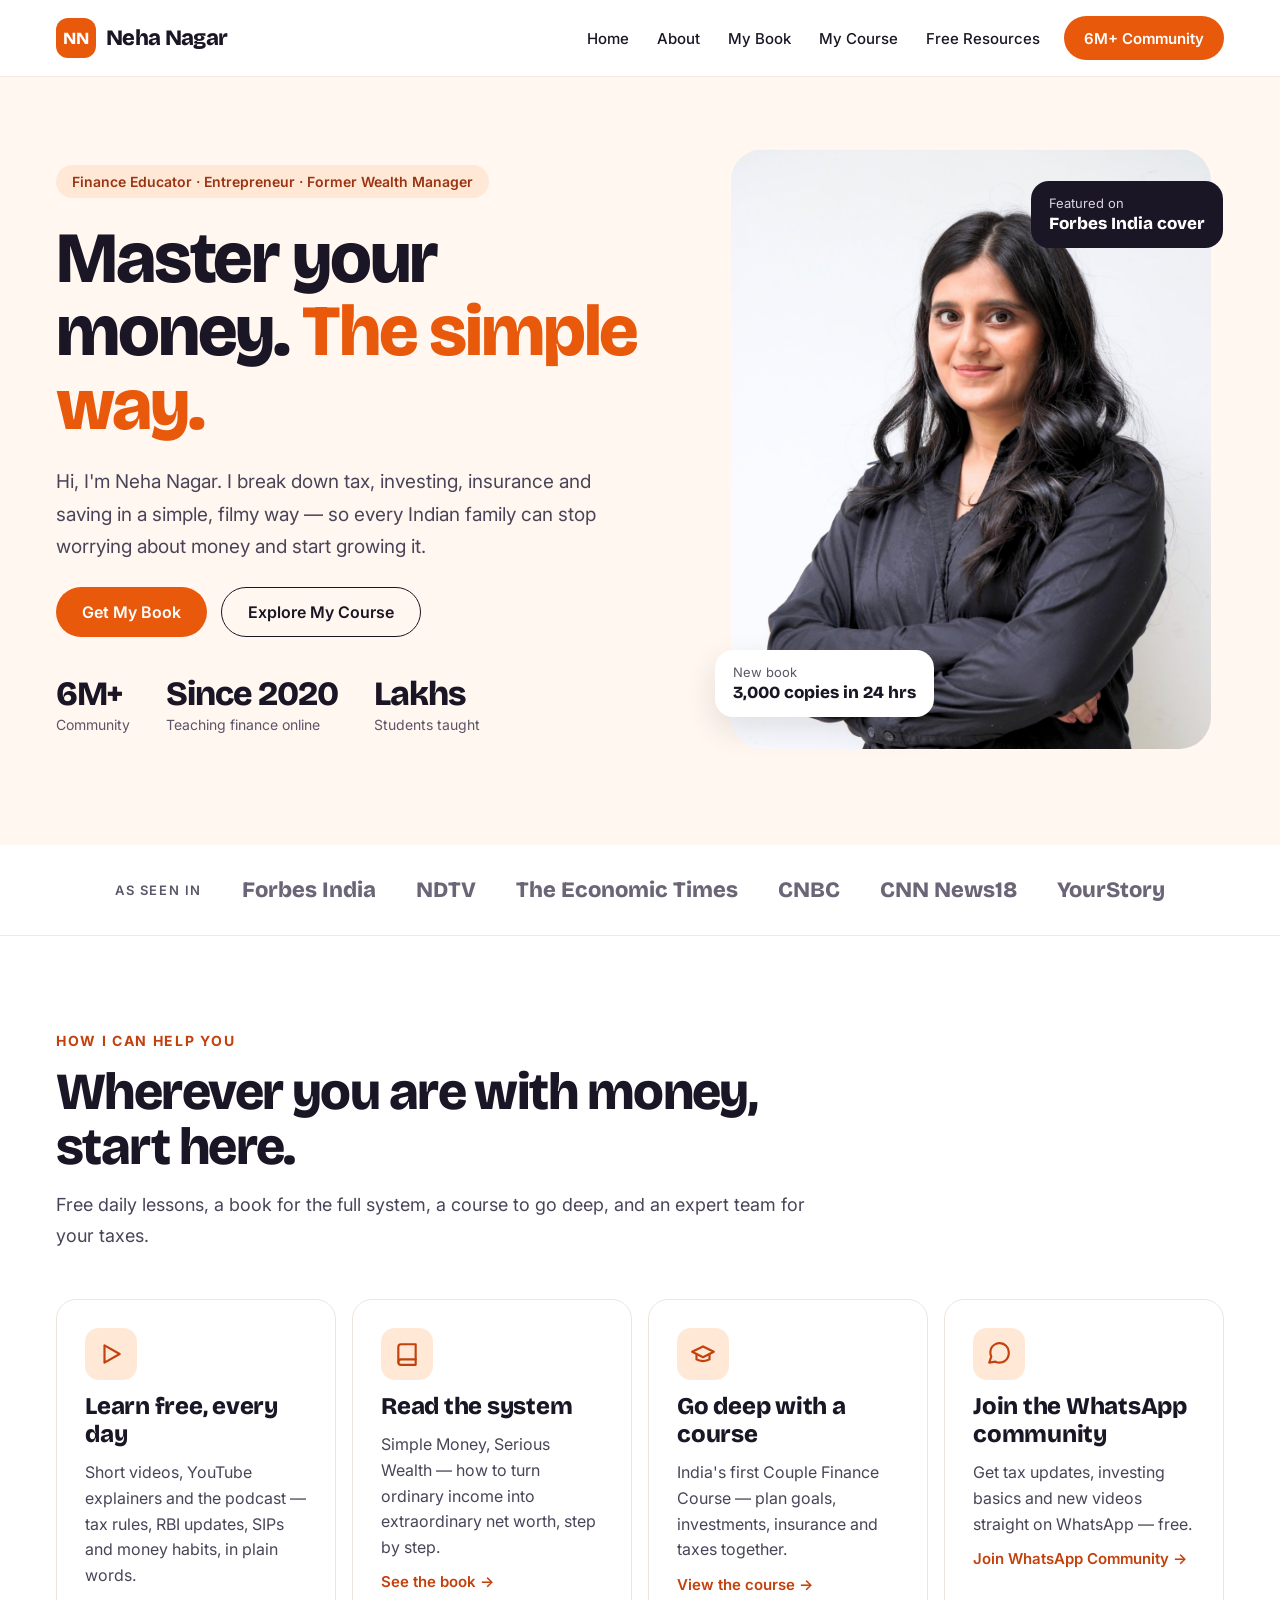
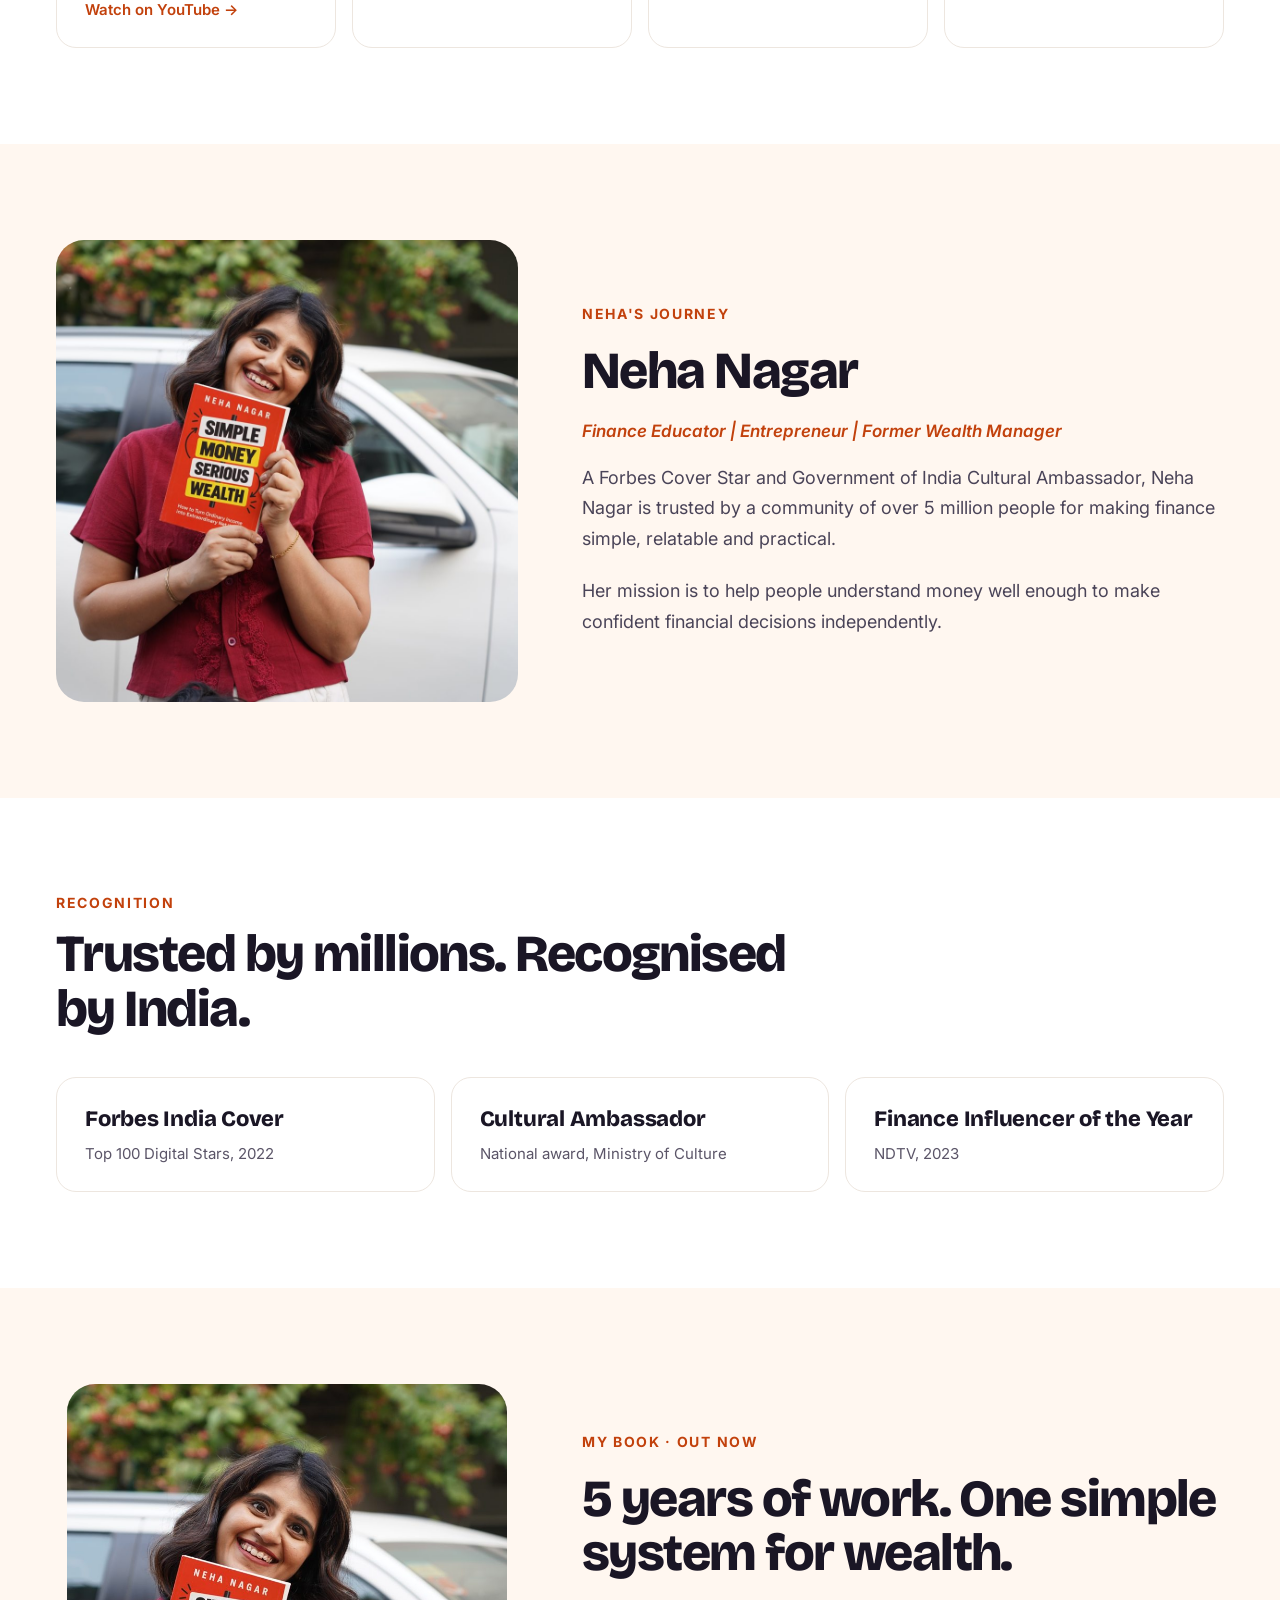
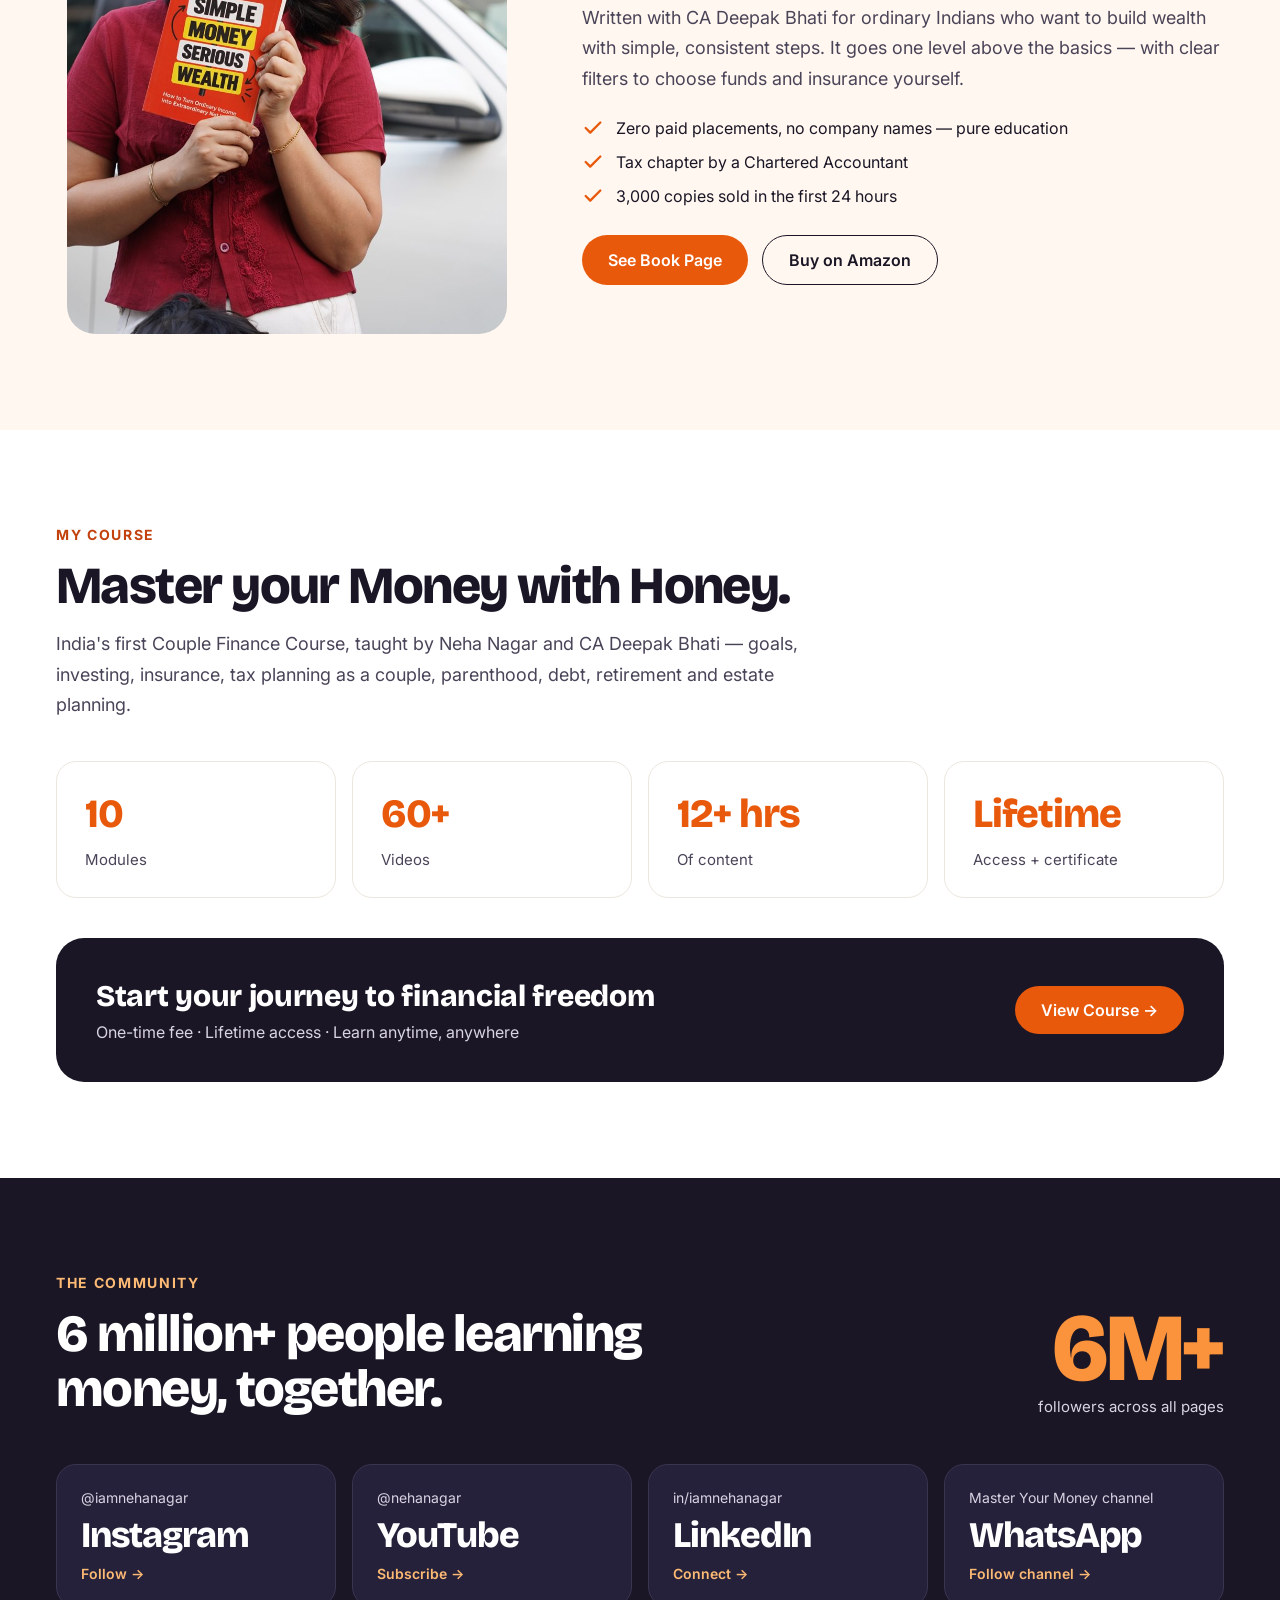
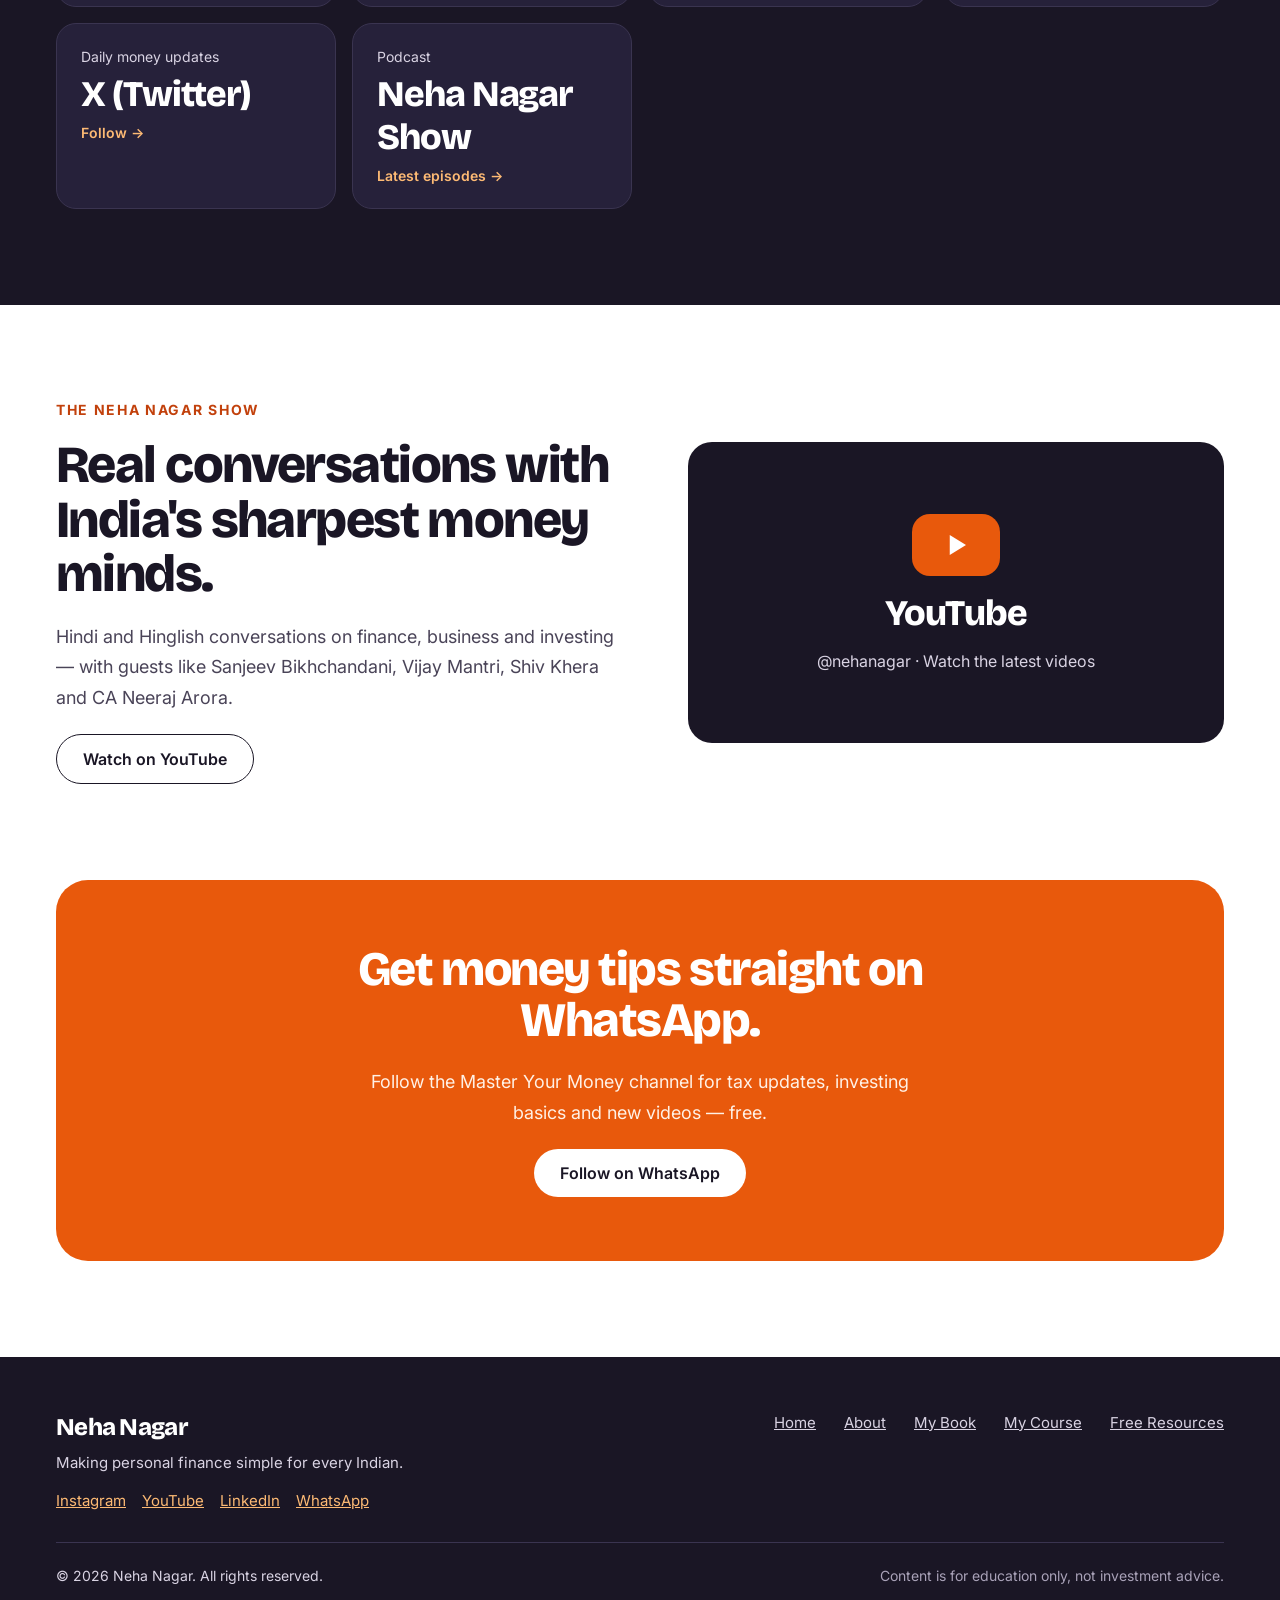
<file: home/index.html>
<!doctype html>
<html lang="en">
<head>
<meta charset="utf-8">
<meta name="viewport" content="width=device-width, initial-scale=1">
<title>Neha Nagar — Master Your Money</title>
<meta name="description" content="Neha Nagar — Finance Educator, Entrepreneur and Former Wealth Manager. Simple lessons on tax, investing and saving, her book Simple Money Serious Wealth, courses and free resources.">
<link rel="icon" href="../favicon.svg">
<link href="https://fonts.googleapis.com/css2?family=Bricolage+Grotesque:opsz,wght@12..96,500;12..96,700;12..96,800&family=Inter:wght@400;500;600;700&display=swap" rel="stylesheet">
<style>
body{margin:0;background:#FFFFFF;font-family:Inter,system-ui,sans-serif;color:#1A1625}
a{color:#C2410C}a:hover{color:#9A3412}
.hd{font-family:'Bricolage Grotesque',Inter,sans-serif;font-weight:800;letter-spacing:-0.03em;margin:0}
.ey{font-size:14px;font-weight:700;letter-spacing:0.12em;text-transform:uppercase;color:#C2410C}
.bd{margin:0;font-size:18px;line-height:1.7;color:#4A4458}
.wrap{max-width:1280px;margin:0 auto}
.sec{padding:96px 56px}
.nl{color:#1A1625;text-decoration:none;font-weight:500;font-size:15px;padding:10px 4px}
.nl:hover{color:#C2410C}
.btn{display:inline-flex;align-items:center;justify-content:center;min-height:48px;padding:0 26px;border-radius:999px;font-weight:600;font-size:16px;text-decoration:none}
.bp{background:#E8590C;color:#FFFFFF}.bp:hover{background:#C2410C;color:#FFFFFF}
.bg{color:#1A1625;border:1.5px solid #1A1625}.bg:hover{background:#1A1625;color:#FFFFFF}
.bl{background:#FFFFFF;color:#1A1625}.bl:hover{background:#FFE8D6;color:#1A1625}
.card{background:#FFFFFF;border:1px solid #EDE6DF;border-radius:20px;padding:28px;display:flex;flex-direction:column;gap:12px;text-decoration:none;color:#1A1625}
a.card:hover{border-color:#E8590C}
.dk{background:#26213A;border:1px solid #3A3450;border-radius:20px;padding:24px;display:flex;flex-direction:column;gap:8px;text-decoration:none;color:#FFFFFF}
a.dk:hover{border-color:#FB923C;color:#FFFFFF}
.ic{width:52px;height:52px;border-radius:14px;background:#FFE8D6;display:inline-flex;align-items:center;justify-content:center}
@media (max-width:860px){.hide-m{display:none !important}.h1{font-size:44px !important}.h2{font-size:34px !important}.sec{padding:64px 20px !important}.px{padding-left:20px !important;padding-right:20px !important}}
html{scroll-behavior:smooth}
img{max-width:100%}
</style>
</head>
<body>
<div style="width: 100%; background: #FFFFFF">

<header class="px" style="background: #FFFFFF; border-bottom: 1px solid #F1EAE3; padding: 0 56px">
<div class="wrap" style="min-height: 76px; display: flex; align-items: center; justify-content: space-between; gap: 16px; flex-wrap: wrap">
<a href="index.html" target="_blank" rel="noopener" style="display: flex; align-items: center; gap: 10px; text-decoration: none; color: #1A1625">
<span class="hd" style="width: 40px; height: 40px; border-radius: 12px; background: #E8590C; color: #FFFFFF; display: inline-flex; align-items: center; justify-content: center; font-size: 17px; letter-spacing: 0">NN</span>
<span class="hd" style="font-size: 22px">Neha Nagar</span>
</a>
<nav aria-label="Main" style="display: flex; align-items: center; gap: 20px; flex-wrap: wrap">
<a class="nl hide-m" href="index.html" target="_blank" rel="noopener">Home</a>
<a class="nl hide-m" href="#about" target="_blank" rel="noopener">About</a>
<a class="nl" href="https://book.nehanagar.com" target="_blank" rel="noopener">My Book</a>
<a class="nl" href="https://www.nehanagar.com/couplefinance" target="_blank" rel="noopener">My Course</a>
<a class="nl" href="https://www.youtube.com/@nehanagar" target="_blank" rel="noopener">Free Resources</a>
<a class="btn bp" href="#community" target="_blank" rel="noopener" style="min-height: 44px; padding: 0 20px; font-size: 15px">6M+ Community</a>
</nav>
</div>
</header>

<section class="sec" style="background: #FFF7F0; padding-top: 72px">
<div class="wrap" style="display: flex; flex-wrap: wrap; align-items: center; gap: 56px">
<div style="flex: 1 1 520px; min-width: 0; display: flex; flex-direction: column; gap: 24px">
<span style="align-self: flex-start; background: #FFE8D6; color: #9A3412; font-weight: 600; font-size: 14px; padding: 8px 16px; border-radius: 999px">Finance Educator · Entrepreneur · Former Wealth Manager</span>
<h1 class="hd h1" style="font-size: 72px; line-height: 1.02">Master your money. <span style="color: #E8590C">The simple way.</span></h1>
<p class="bd" style="font-size: 19px; max-width: 560px">Hi, I'm Neha Nagar. I break down tax, investing, insurance and saving in a simple, filmy way — so every Indian family can stop worrying about money and start growing it.</p>
<div style="display: flex; gap: 14px; flex-wrap: wrap">
<a class="btn bp" href="https://book.nehanagar.com" target="_blank" rel="noopener">Get My Book</a>
<a class="btn bg" href="https://www.nehanagar.com/couplefinance" target="_blank" rel="noopener">Explore My Course</a>
</div>
<div style="display: flex; gap: 36px; flex-wrap: wrap; padding-top: 12px">
<div style="display: flex; flex-direction: column; gap: 2px"><span class="hd" style="font-size: 34px">6M+</span><span style="font-size: 14px; color: #5B5568">Community</span></div>
<div style="display: flex; flex-direction: column; gap: 2px"><span class="hd" style="font-size: 34px">Since 2020</span><span style="font-size: 14px; color: #5B5568">Teaching finance online</span></div>
<div style="display: flex; flex-direction: column; gap: 2px"><span class="hd" style="font-size: 34px">Lakhs</span><span style="font-size: 14px; color: #5B5568">Students taught</span></div>
</div>
</div>
<div style="flex: 1 1 420px; min-width: 0; display: flex; justify-content: center">
<div style="position: relative; width: 100%; max-width: 480px">
<img src="../assets/neha-portrait.jpg" alt="Neha Nagar" style="width: 100%; aspect-ratio: 4 / 5; object-fit: cover; object-position: center 20%; border-radius: 32px; display: block">
<div style="position: absolute; left: -16px; bottom: 32px; background: #FFFFFF; border-radius: 18px; padding: 14px 18px; box-shadow: 0 12px 32px rgba(26,22,37,0.12); display: flex; flex-direction: column; gap: 2px">
<span style="font-size: 13px; color: #5B5568">New book</span>
<span class="hd" style="font-size: 17px; letter-spacing: 0">3,000 copies in 24 hrs</span>
</div>
<div style="position: absolute; right: -12px; top: 32px; background: #1A1625; color: #FFFFFF; border-radius: 18px; padding: 14px 18px; display: flex; flex-direction: column; gap: 2px">
<span style="font-size: 13px; color: #D9D3E3">Featured on</span>
<span class="hd" style="font-size: 17px; letter-spacing: 0">Forbes India cover</span>
</div>
</div>
</div>
</div>
</section>

<section class="px" style="padding: 32px 56px; border-bottom: 1px solid #F1EAE3">
<div class="wrap" style="display: flex; align-items: center; gap: 40px; flex-wrap: wrap; justify-content: center">
<span style="font-size: 13px; font-weight: 600; letter-spacing: 0.12em; text-transform: uppercase; color: #5B5568">As seen in</span>
<span class="hd" style="font-size: 22px; color: #6B6577; letter-spacing: 0">Forbes India</span>
<span class="hd" style="font-size: 22px; color: #6B6577; letter-spacing: 0">NDTV</span>
<span class="hd" style="font-size: 22px; color: #6B6577; letter-spacing: 0">The Economic Times</span>
<span class="hd" style="font-size: 22px; color: #6B6577; letter-spacing: 0">CNBC</span>
<span class="hd" style="font-size: 22px; color: #6B6577; letter-spacing: 0">CNN News18</span>
<span class="hd" style="font-size: 22px; color: #6B6577; letter-spacing: 0">YourStory</span>
</div>
</section>

<section class="sec">
<div class="wrap" style="display: flex; flex-direction: column; gap: 48px">
<div style="display: flex; flex-direction: column; gap: 16px; max-width: 760px">
<span class="ey">How I can help you</span>
<h2 class="hd h2" style="font-size: 52px; line-height: 1.05">Wherever you are with money, start here.</h2>
<p class="bd">Free daily lessons, a book for the full system, a course to go deep, and an expert team for your taxes.</p>
</div>
<div style="display: grid; grid-template-columns: repeat(auto-fit, minmax(260px, 1fr)); gap: 16px">
<a class="card" href="https://www.youtube.com/@nehanagar" target="_blank" rel="noopener">
<span class="ic"><svg aria-hidden="true" width="26" height="26" viewBox="0 0 24 24" fill="none" stroke="#C2410C" stroke-width="2" stroke-linecap="round" stroke-linejoin="round"><polygon points="6 4 20 12 6 20 6 4"/></svg></span>
<span class="hd" style="font-size: 24px; letter-spacing: -0.01em">Learn free, every day</span>
<span style="font-size: 16px; line-height: 1.6; color: #4A4458">Short videos, YouTube explainers and the podcast — tax rules, RBI updates, SIPs and money habits, in plain words.</span>
<span style="font-size: 15px; font-weight: 600; color: #C2410C">Watch on YouTube →</span>
</a>
<a class="card" href="https://book.nehanagar.com" target="_blank" rel="noopener">
<span class="ic"><svg aria-hidden="true" width="26" height="26" viewBox="0 0 24 24" fill="none" stroke="#C2410C" stroke-width="2" stroke-linecap="round" stroke-linejoin="round"><path d="M4 19.5A2.5 2.5 0 0 1 6.5 17H20V3H6.5A2.5 2.5 0 0 0 4 5.5z"/><path d="M4 19.5A2.5 2.5 0 0 0 6.5 22H20v-5"/></svg></span>
<span class="hd" style="font-size: 24px; letter-spacing: -0.01em">Read the system</span>
<span style="font-size: 16px; line-height: 1.6; color: #4A4458">Simple Money, Serious Wealth — how to turn ordinary income into extraordinary net worth, step by step.</span>
<span style="font-size: 15px; font-weight: 600; color: #C2410C">See the book →</span>
</a>
<a class="card" href="https://www.nehanagar.com/couplefinance" target="_blank" rel="noopener">
<span class="ic"><svg aria-hidden="true" width="26" height="26" viewBox="0 0 24 24" fill="none" stroke="#C2410C" stroke-width="2" stroke-linecap="round" stroke-linejoin="round"><path d="M22 10 12 5 2 10l10 5 10-5z"/><path d="M6 12v5c3 2 9 2 12 0v-5"/></svg></span>
<span class="hd" style="font-size: 24px; letter-spacing: -0.01em">Go deep with a course</span>
<span style="font-size: 16px; line-height: 1.6; color: #4A4458">India's first Couple Finance Course — plan goals, investments, insurance and taxes together.</span>
<span style="font-size: 15px; font-weight: 600; color: #C2410C">View the course →</span>
</a>
<a class="card" href="https://whatsapp.com/channel/0029Va26zl3ATRSmC9kVR03M" target="_blank" rel="noopener">
<span class="ic"><svg aria-hidden="true" width="26" height="26" viewBox="0 0 24 24" fill="none" stroke="#C2410C" stroke-width="2" stroke-linecap="round" stroke-linejoin="round"><path d="M21 11.5a8.38 8.38 0 0 1-.9 3.8 8.5 8.5 0 0 1-7.6 4.7 8.38 8.38 0 0 1-3.8-.9L3 20l1.9-5.7a8.38 8.38 0 0 1-.9-3.8 8.5 8.5 0 0 1 4.7-7.6 8.38 8.38 0 0 1 3.8-.9h.5a8.48 8.48 0 0 1 8 8v.5z"/></svg></span>
<span class="hd" style="font-size: 24px; letter-spacing: -0.01em">Join the WhatsApp community</span>
<span style="font-size: 16px; line-height: 1.6; color: #4A4458">Get tax updates, investing basics and new videos straight on WhatsApp — free.</span>
<span style="font-size: 15px; font-weight: 600; color: #C2410C">Join WhatsApp Community →</span>
</a>
</div>
</div>
</section>

<section id="about" class="sec" style="background: #FFF7F0">
<div class="wrap" style="display: flex; flex-wrap: wrap; gap: 64px; align-items: center">
<div style="flex: 1 1 380px; min-width: 0">
<img src="../assets/neha-book-hero.jpg" alt="Neha Nagar holding her book" style="width: 100%; aspect-ratio: 1 / 1; object-fit: cover; object-position: center 35%; border-radius: 28px; display: block">
</div>
<div style="flex: 1 1 560px; min-width: 0; display: flex; flex-direction: column; gap: 22px">
<span class="ey">Neha's Journey</span>
<h2 class="hd h2" style="font-size: 52px; line-height: 1.05">Neha Nagar</h2>
<p style="margin: 0; font-size: 17px; font-weight: 600; color: #C2410C; font-style: italic">Finance Educator | Entrepreneur | Former Wealth Manager</p>
<p class="bd">A Forbes Cover Star and Government of India Cultural Ambassador, Neha Nagar is trusted by a community of over 5 million people for making finance simple, relatable and practical.</p>
<p class="bd">Her mission is to help people understand money well enough to make confident financial decisions independently.</p>
</div>
</div>
</section>

<section class="sec">
<div class="wrap" style="display: flex; flex-direction: column; gap: 40px">
<div style="display: flex; flex-direction: column; gap: 16px; max-width: 760px">
<span class="ey">Recognition</span>
<h2 class="hd h2" style="font-size: 52px; line-height: 1.05">Trusted by millions. Recognised by India.</h2>
</div>
<div style="display: grid; grid-template-columns: repeat(auto-fit, minmax(280px, 1fr)); gap: 16px">
<div class="card"><span class="hd" style="font-size: 22px; letter-spacing: -0.01em">Forbes India Cover</span><span style="font-size: 15px; color: #5B5568">Top 100 Digital Stars, 2022</span></div>
<div class="card"><span class="hd" style="font-size: 22px; letter-spacing: -0.01em">Cultural Ambassador</span><span style="font-size: 15px; color: #5B5568">National award, Ministry of Culture</span></div>
<div class="card"><span class="hd" style="font-size: 22px; letter-spacing: -0.01em">Finance Influencer of the Year</span><span style="font-size: 15px; color: #5B5568">NDTV, 2023</span></div>
</div>
</div>
</section>

<section id="book" class="sec" style="background: #FFF7F0">
<div class="wrap" style="display: flex; flex-wrap: wrap; gap: 64px; align-items: center">
<div style="flex: 1 1 380px; min-width: 0; display: flex; justify-content: center">
<div style="width: 100%; max-width: 440px"><img src="../assets/neha-book-hero.jpg" alt="Neha Nagar with Simple Money Serious Wealth" style="width: 100%; aspect-ratio: 4 / 5; object-fit: cover; object-position: center 60%; border-radius: 28px; display: block"></div>
</div>
<div style="flex: 1 1 560px; min-width: 0; display: flex; flex-direction: column; gap: 22px">
<span class="ey">My Book · Out Now</span>
<h2 class="hd h2" style="font-size: 52px; line-height: 1.05">5 years of work. One simple system for wealth.</h2>
<p class="bd">Written with CA Deepak Bhati for ordinary Indians who want to build wealth with simple, consistent steps. It goes one level above the basics — with clear filters to choose funds and insurance yourself.</p>
<div style="display: flex; flex-direction: column; gap: 12px; font-size: 16px">
<div style="display: flex; gap: 12px; align-items: center"><svg aria-hidden="true" width="22" height="22" viewBox="0 0 24 24" fill="none" stroke="#E8590C" stroke-width="2.5" stroke-linecap="round" stroke-linejoin="round"><path d="M20 6 9 17l-5-5"/></svg>Zero paid placements, no company names — pure education</div>
<div style="display: flex; gap: 12px; align-items: center"><svg aria-hidden="true" width="22" height="22" viewBox="0 0 24 24" fill="none" stroke="#E8590C" stroke-width="2.5" stroke-linecap="round" stroke-linejoin="round"><path d="M20 6 9 17l-5-5"/></svg>Tax chapter by a Chartered Accountant</div>
<div style="display: flex; gap: 12px; align-items: center"><svg aria-hidden="true" width="22" height="22" viewBox="0 0 24 24" fill="none" stroke="#E8590C" stroke-width="2.5" stroke-linecap="round" stroke-linejoin="round"><path d="M20 6 9 17l-5-5"/></svg>3,000 copies sold in the first 24 hours</div>
</div>
<div style="display: flex; gap: 14px; flex-wrap: wrap; padding-top: 6px">
<a class="btn bp" href="https://book.nehanagar.com" target="_blank" rel="noopener">See Book Page</a>
<a class="btn bg" href="https://www.amazon.in/dp/B0HNRXYTQC" target="_blank" rel="noopener">Buy on Amazon</a>
</div>
</div>
</div>
</section>

<section id="course" class="sec">
<div class="wrap" style="display: flex; flex-direction: column; gap: 40px">
<div style="display: flex; flex-direction: column; gap: 16px; max-width: 760px">
<span class="ey">My Course</span>
<h2 class="hd h2" style="font-size: 52px; line-height: 1.05">Master your Money with Honey.</h2>
<p class="bd">India's first Couple Finance Course, taught by Neha Nagar and CA Deepak Bhati — goals, investing, insurance, tax planning as a couple, parenthood, debt, retirement and estate planning.</p>
</div>
<div style="display: grid; grid-template-columns: repeat(auto-fit, minmax(220px, 1fr)); gap: 16px">
<div class="card"><span class="hd" style="font-size: 40px; color: #E8590C">10</span><span style="font-size: 15px; color: #4A4458">Modules</span></div>
<div class="card"><span class="hd" style="font-size: 40px; color: #E8590C">60+</span><span style="font-size: 15px; color: #4A4458">Videos</span></div>
<div class="card"><span class="hd" style="font-size: 40px; color: #E8590C">12+ hrs</span><span style="font-size: 15px; color: #4A4458">Of content</span></div>
<div class="card"><span class="hd" style="font-size: 40px; color: #E8590C">Lifetime</span><span style="font-size: 15px; color: #4A4458">Access + certificate</span></div>
</div>
<div style="background: #1A1625; border-radius: 28px; padding: 40px; display: flex; flex-wrap: wrap; align-items: center; justify-content: space-between; gap: 24px">
<div style="display: flex; flex-direction: column; gap: 8px">
<span class="hd" style="font-size: 30px; color: #FFFFFF; letter-spacing: -0.01em">Start your journey to financial freedom</span>
<span style="font-size: 16px; color: #D9D3E3">One-time fee · Lifetime access · Learn anytime, anywhere</span>
</div>
<a class="btn bp" href="https://www.nehanagar.com/couplefinance" target="_blank" rel="noopener">View Course →</a>
</div>
</div>
</section>

<section id="community" class="sec" style="background: #1A1625; color: #FFFFFF">
<div class="wrap" style="display: flex; flex-direction: column; gap: 48px">
<div style="display: flex; flex-wrap: wrap; justify-content: space-between; align-items: flex-end; gap: 24px">
<div style="display: flex; flex-direction: column; gap: 16px; max-width: 680px">
<span class="ey" style="color: #FDBA74">The Community</span>
<h2 class="hd h2" style="font-size: 52px; line-height: 1.05; color: #FFFFFF">6 million+ people learning money, together.</h2>
</div>
<div style="display: flex; flex-direction: column; align-items: flex-end">
<span class="hd" style="font-size: 96px; line-height: 1; color: #FB923C">6M+</span>
<span style="font-size: 15px; color: #D9D3E3">followers across all pages</span>
</div>
</div>
<div style="display: grid; grid-template-columns: repeat(auto-fill, minmax(260px, 1fr)); gap: 16px">
<a class="dk" href="https://www.instagram.com/iamnehanagar/" target="_blank" rel="noopener"><span style="font-size: 14px; color: #D9D3E3">@iamnehanagar</span><span class="hd" style="font-size: 36px">Instagram</span><span style="font-size: 14px; font-weight: 600; color: #FDBA74">Follow →</span></a>
<a class="dk" href="https://www.youtube.com/@nehanagar" target="_blank" rel="noopener"><span style="font-size: 14px; color: #D9D3E3">@nehanagar</span><span class="hd" style="font-size: 36px">YouTube</span><span style="font-size: 14px; font-weight: 600; color: #FDBA74">Subscribe →</span></a>
<a class="dk" href="https://www.linkedin.com/in/iamnehanagar" target="_blank" rel="noopener"><span style="font-size: 14px; color: #D9D3E3">in/iamnehanagar</span><span class="hd" style="font-size: 36px">LinkedIn</span><span style="font-size: 14px; font-weight: 600; color: #FDBA74">Connect →</span></a>
<a class="dk" href="https://whatsapp.com/channel/0029Va26zl3ATRSmC9kVR03M" target="_blank" rel="noopener"><span style="font-size: 14px; color: #D9D3E3">Master Your Money channel</span><span class="hd" style="font-size: 36px">WhatsApp</span><span style="font-size: 14px; font-weight: 600; color: #FDBA74">Follow channel →</span></a>
<a class="dk" href="https://x.com/" target="_blank" rel="noopener"><span style="font-size: 14px; color: #D9D3E3">Daily money updates</span><span class="hd" style="font-size: 36px">X (Twitter)</span><span style="font-size: 14px; font-weight: 600; color: #FDBA74">Follow →</span></a>
<a class="dk" href="https://www.youtube.com/@nehanagar" target="_blank" rel="noopener"><span style="font-size: 14px; color: #D9D3E3">Podcast</span><span class="hd" style="font-size: 36px">Neha Nagar Show</span><span style="font-size: 14px; font-weight: 600; color: #FDBA74">Latest episodes →</span></a>
</div>
</div>
</section>

<section class="sec">
<div class="wrap" style="display: flex; flex-wrap: wrap; gap: 56px; align-items: center">
<div style="flex: 1 1 520px; min-width: 0; display: flex; flex-direction: column; gap: 20px">
<span class="ey">The Neha Nagar Show</span>
<h2 class="hd h2" style="font-size: 52px; line-height: 1.05">Real conversations with India's sharpest money minds.</h2>
<p class="bd">Hindi and Hinglish conversations on finance, business and investing — with guests like Sanjeev Bikhchandani, Vijay Mantri, Shiv Khera and CA Neeraj Arora.</p>
<div><a class="btn bg" href="https://www.youtube.com/@nehanagar" target="_blank" rel="noopener">Watch on YouTube</a></div>
</div>
<div style="flex: 1 1 480px; min-width: 0">
<a href="https://www.youtube.com/@nehanagar" target="_blank" rel="noopener" style="width: 100%; aspect-ratio: 16 / 9; border-radius: 24px; background: #1A1625; display: flex; flex-direction: column; align-items: center; justify-content: center; gap: 16px; text-decoration: none; color: #FFFFFF; box-sizing: border-box; padding: 24px">
<span style="width: 88px; height: 62px; border-radius: 18px; background: #E8590C; display: inline-flex; align-items: center; justify-content: center"><svg aria-hidden="true" width="30" height="30" viewBox="0 0 24 24" fill="#FFFFFF"><polygon points="7 4 20 12 7 20 7 4"/></svg></span>
<span class="hd" style="font-size: 36px; color: #FFFFFF">YouTube</span>
<span style="font-size: 16px; color: #D9D3E3">@nehanagar · Watch the latest videos</span>
</a>
</div>
</div>
</section>

<section class="px" style="padding: 0 56px 96px">
<div class="wrap" style="background: #E8590C; border-radius: 32px; padding: 64px 40px; display: flex; flex-direction: column; align-items: center; text-align: center; gap: 20px">
<h2 class="hd h2" style="font-size: 48px; line-height: 1.08; color: #FFFFFF; max-width: 760px">Get money tips straight on WhatsApp.</h2>
<p class="bd" style="color: #FFF1E6; max-width: 560px">Follow the Master Your Money channel for tax updates, investing basics and new videos — free.</p>
<a class="btn bl" href="https://whatsapp.com/channel/0029Va26zl3ATRSmC9kVR03M" target="_blank" rel="noopener">Follow on WhatsApp</a>
</div>
</section>

<footer class="px" style="background: #1A1625; color: #D9D3E3; padding: 56px 56px 40px">
<div class="wrap" style="display: flex; flex-direction: column; gap: 32px">
<div style="display: flex; flex-wrap: wrap; justify-content: space-between; gap: 32px">
<div style="display: flex; flex-direction: column; gap: 10px; max-width: 360px">
<span class="hd" style="font-size: 24px; color: #FFFFFF">Neha Nagar</span>
<span style="font-size: 15px; line-height: 1.6">Making personal finance simple for every Indian.</span>
<div style="display: flex; gap: 16px; flex-wrap: wrap; font-size: 15px; padding-top: 6px">
<a href="https://www.instagram.com/iamnehanagar/" target="_blank" rel="noopener" style="color: #FDBA74">Instagram</a>
<a href="https://www.youtube.com/@nehanagar" target="_blank" rel="noopener" style="color: #FDBA74">YouTube</a>
<a href="https://www.linkedin.com/in/iamnehanagar" target="_blank" rel="noopener" style="color: #FDBA74">LinkedIn</a>
<a href="https://whatsapp.com/channel/0029Va26zl3ATRSmC9kVR03M" target="_blank" rel="noopener" style="color: #FDBA74">WhatsApp</a>
</div>
</div>
<nav aria-label="Footer" style="display: flex; gap: 28px; flex-wrap: wrap; font-size: 15px">
<a href="index.html" target="_blank" rel="noopener" style="color: #D9D3E3">Home</a>
<a href="#about" target="_blank" rel="noopener" style="color: #D9D3E3">About</a>
<a href="https://book.nehanagar.com" target="_blank" rel="noopener" style="color: #D9D3E3">My Book</a>
<a href="https://www.nehanagar.com/couplefinance" target="_blank" rel="noopener" style="color: #D9D3E3">My Course</a>
<a href="https://www.youtube.com/@nehanagar" target="_blank" rel="noopener" style="color: #D9D3E3">Free Resources</a>
</nav>
</div>
<div style="border-top: 1px solid #3A3450; padding-top: 24px; display: flex; flex-wrap: wrap; justify-content: space-between; gap: 16px; font-size: 14px">
<span>© 2026 Neha Nagar. All rights reserved.</span>
<span style="color: #A9A2B8">Content is for education only, not investment advice.</span>
</div>
</div>
</footer>

</div>
</body>
</html>
</file>
